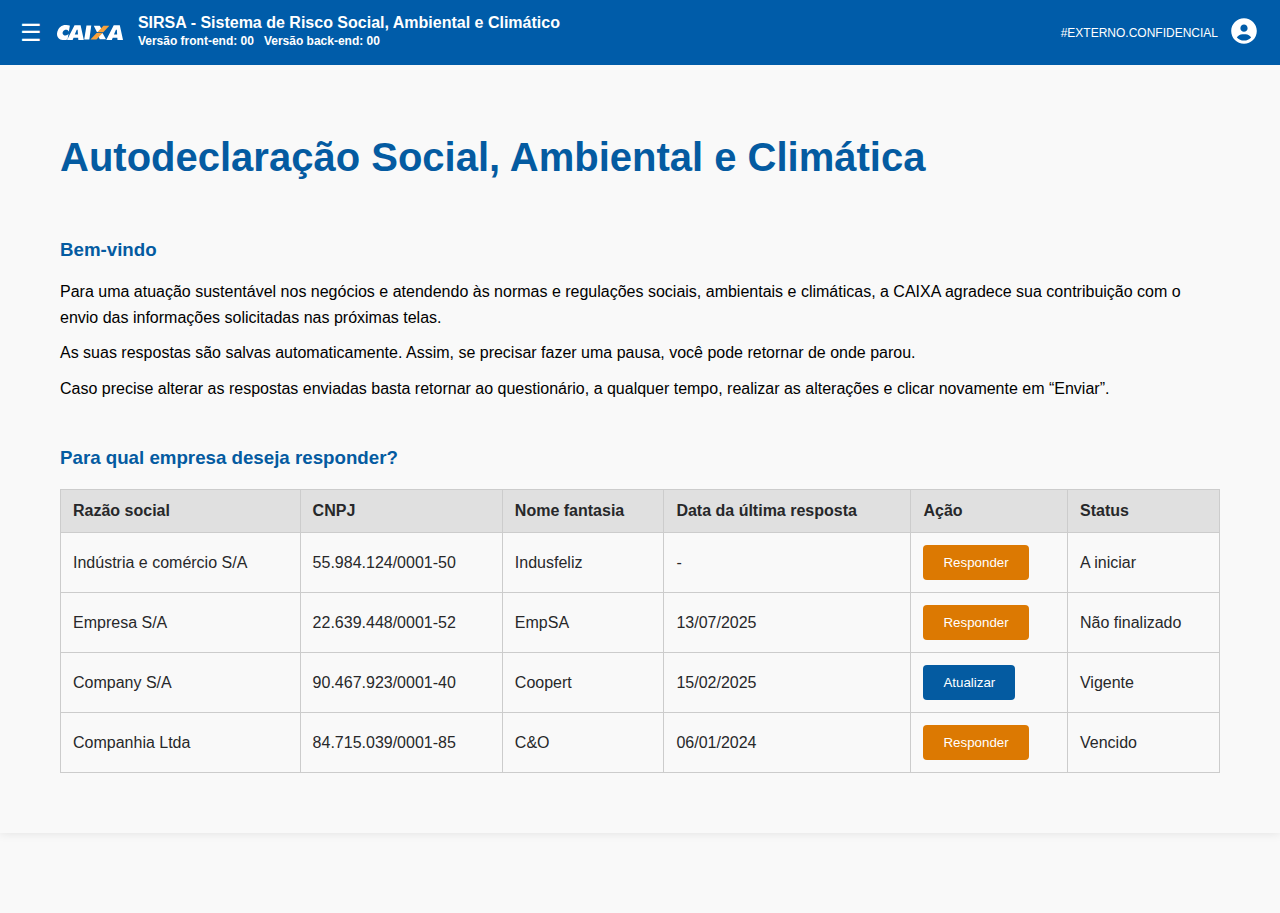
<file: index.html>
<!DOCTYPE html>
<html lang="pt-BR">
<head>
  <meta charset="UTF-8">
  <title>Autodeclaração Social, Ambiental e Climática</title>
  <link rel="stylesheet" href="estilos.css">
  <link rel="stylesheet" href="https://cdnjs.cloudflare.com/ajax/libs/font-awesome/6.5.0/css/all.min.css">


</head>
<body>
  
<header class="top-header">
  <div class="menu-logo">
    <div class="hamburger">☰</div>
    <img alt="Logo CAIXA" class="logo" src="Caixa-logo.svg" style="height:16px;" />
    <span class="sistema-nome">SIRSA - Sistema de Risco Social, Ambiental e Climático <p class="versao">Versão front-end: 00 &nbsp; Versão back-end: 00</p></span>
  </div>

  <div class="usuario-info">
    <span>#EXTERNO.CONFIDENCIAL</span>
    <div class="tooltip">
      
<img src="user-icon.svg" alt="Ícone do usuário" style="width:32px; height:32px;">

      <span class="tooltiptext">
        Nome: fulano.<br/>
        CPF: 000.000.000-50<br/>
        Empresa logada: Industrial S/A.<br/>
        Data: 27/07/2025.
      </span>
    </div>
  </div>
</header>



  <div class="container">
    <h1>Autodeclaração Social, Ambiental e Climática</h1>
    <h3>Bem-vindo</h3><br>
    <p>Para uma atuação sustentável nos negócios e atendendo às normas e regulações sociais, ambientais e climáticas, a CAIXA agradece sua contribuição com o envio das informações solicitadas nas próximas telas.</p>
    <p>As suas respostas são salvas automaticamente. Assim, se precisar fazer uma pausa, você pode retornar de onde parou.</p>
    <p>Caso precise alterar as respostas enviadas basta retornar ao questionário, a qualquer tempo, realizar as alterações e clicar novamente em “Enviar”.</p><br><br>

    <h3>Para qual empresa deseja responder?</h3>
    <div class="table-responsive">
      <table>
        <thead>
          <tr>
            <th>Razão social</th>
            <th>CNPJ</th>
            <th>Nome fantasia</th>
            <th>Data da última resposta</th>
            <th>Ação</th>
            <th>Status</th>
          </tr>
        </thead>
        <tbody id="empresa-table">
        </tbody>
      </table>
    </div>
  </div>

  <script>
    const empresas = [
      {
        razao: "Indústria e comércio S/A",
        cnpj: "55.984.124/0001-50",
        fantasia: "Indusfeliz",
        data: "-",
        status: "A iniciar"
      },
      {
        razao: "Empresa S/A",
        cnpj: "22.639.448/0001-52",
        fantasia: "EmpSA",
        data: "13/07/2025",
        status: "Não finalizado"
      },
      {
        razao: "Company S/A",
        cnpj: "90.467.923/0001-40",
        fantasia: "Coopert",
        data: "15/02/2025",
        status: "Vigente"
      },
      {
        razao: "Companhia Ltda",
        cnpj: "84.715.039/0001-85",
        fantasia: "C&O",
        data: "06/01/2024",
        status: "Vencido"
      }
    ];

    const tbody = document.getElementById("empresa-table");

    empresas.forEach(empresa => {
      const tr = document.createElement("tr");

      const botao = empresa.status === "Vigente"
        ? '<button class="btn-atualizar" onclick="irParaSegundaPagina()">Atualizar</button>'
        : '<button class="btn-responder" onclick="irParaSegundaPagina()">Responder</button>';

      tr.innerHTML = `
        <td>${empresa.razao}</td>
        <td>${empresa.cnpj}</td>
        <td>${empresa.fantasia}</td>
        <td>${empresa.data}</td>
        <td>${botao}</td>
        <td>${empresa.status}</td>
      `;

      tbody.appendChild(tr);
    });

    function irParaSegundaPagina() {
      window.location.href = "2-Aspectos-gerais.html";
    }
  </script>

<!-- inativado
<footer>
  <div class="progress-container">
    <select id="questoesSelect" class="questoes-select"></select>
    <div id="progressBar" class="progress-bar"></div>
  </div>
 
  <div class="buttons">
    <button class="button btn-voltare">Voltar</button>
    <button class="button btn-salvar">Salvar</button>
    <button class="button btn-avancar">Avançar</button>
  </div>
</footer>
<script>
  const questoes = [
    { id: 1, status: 'preenchida' },
    { id: 2, status: 'em-preenchimento' },
    { id: 3, status: 'perdida' },
    { id: 4, status: 'nao-preenchida' }
  ];
 
  const statusLabel = {
    'preenchida': 'OK',
    'em-preenchimento': 'Respondendo',
    'perdida': 'Perdida',
    'nao-preenchida': 'Não preenchida'
  };
 
  const statusColors = {
    'preenchida': '#4CAF50',
    'em-preenchimento': '#003366',
    'perdida': '#e53935',
    'nao-preenchida': '#ccc'
  };
 
  const select = document.getElementById('questoesSelect');
  const progressBar = document.getElementById('progressBar');
 
  function gerarSelectEDominio() {
    select.innerHTML = '';
    progressBar.innerHTML = '';
 
    questoes.forEach(q => {
      const option = document.createElement('option');
      option.textContent = `Questão ${q.id} - ${statusLabel[q.status]}`;
      option.style.backgroundColor = statusColors[q.status];
      if (q.status === 'em-preenchimento' || q.status === 'perdida') {
        option.style.color = '#fff';
      }
      if (q.status === 'perdida') {
        option.selected = true;
      }
      select.appendChild(option);
 
      const span = document.createElement('span');
      span.className = q.status;
      progressBar.appendChild(span);
    });
  }
 
  gerarSelectEDominio();
</script>
-->

</body>
</html>
</file>
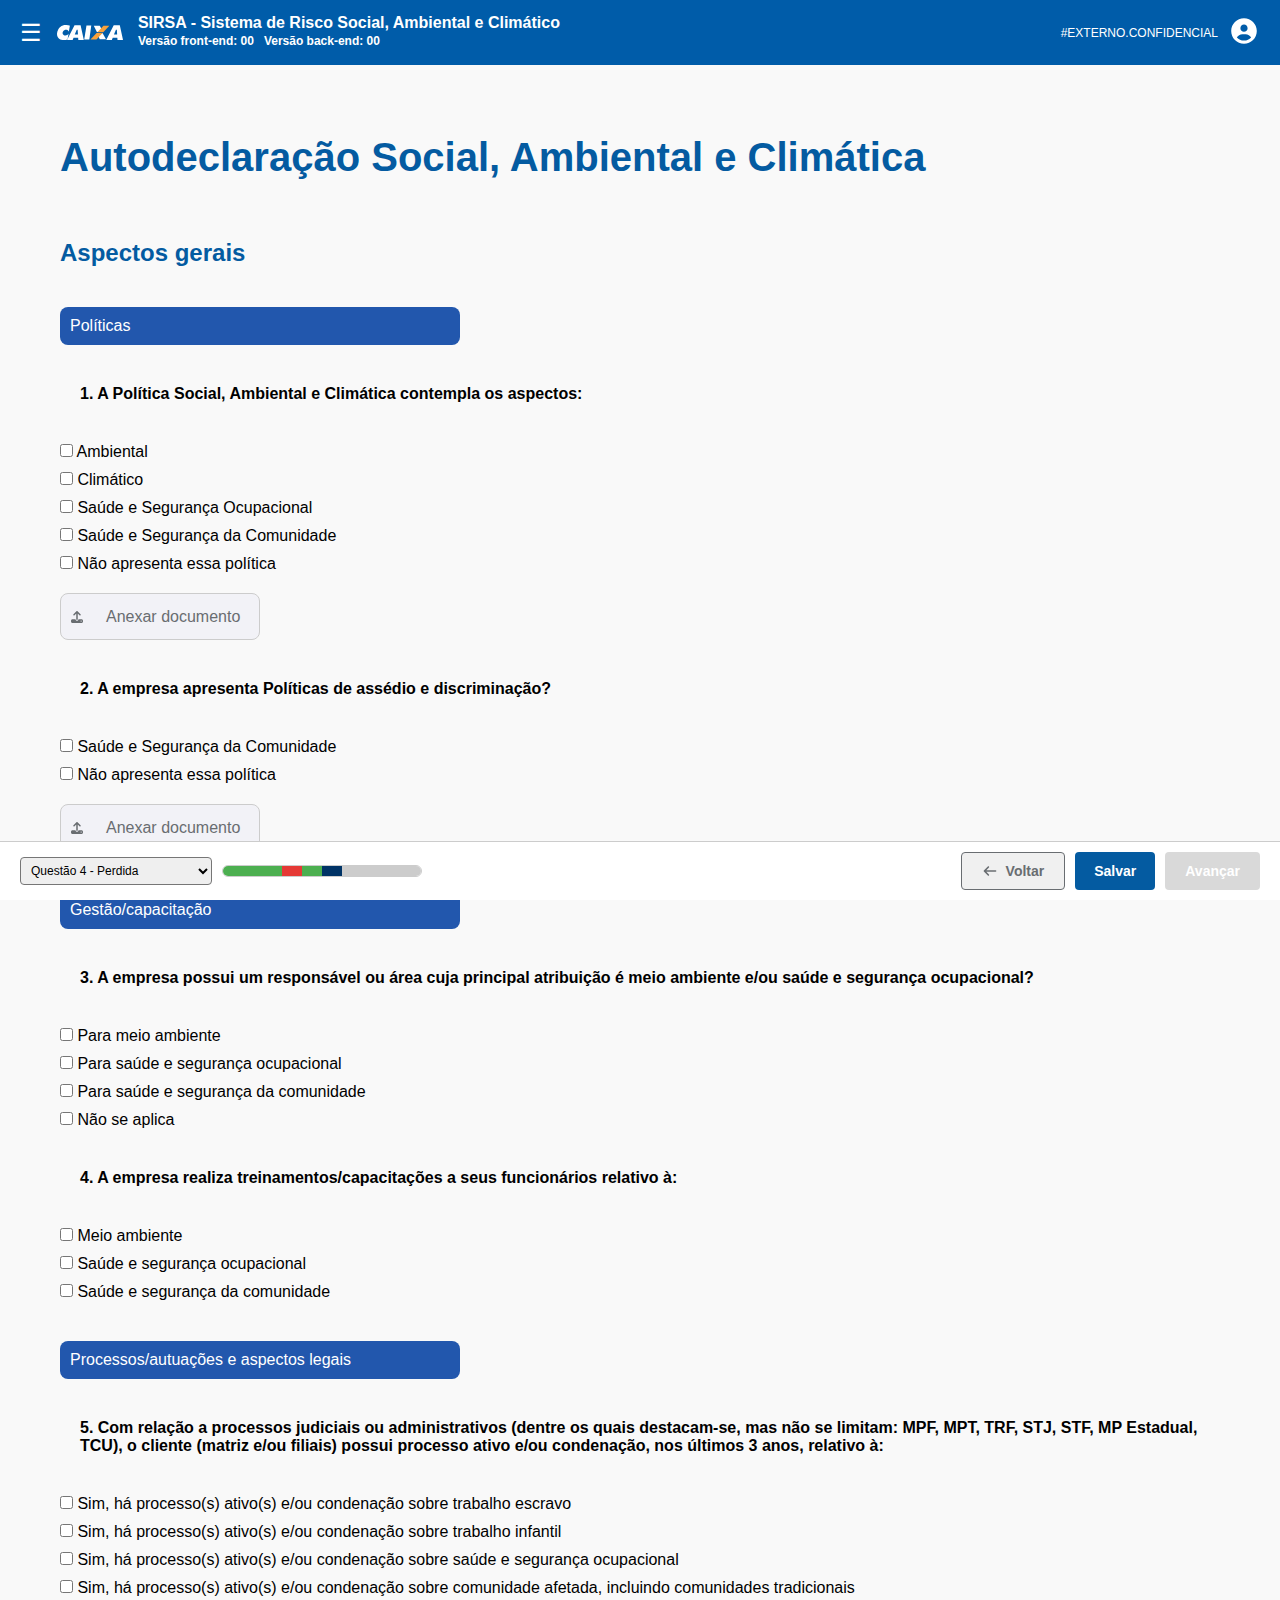
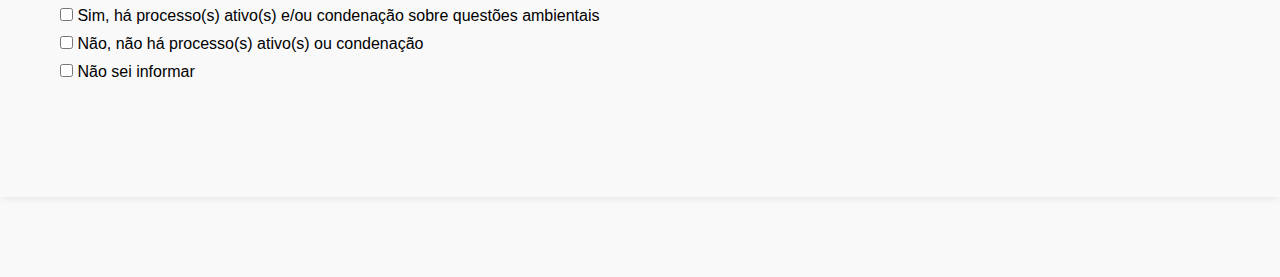
<file: 2-Aspectos-gerais.html>
<!DOCTYPE html>
<html lang="pt-BR">
<head>
  <meta charset="UTF-8">
  <title>Autodeclaração Social, Ambiental e Climática</title>
  <link rel="stylesheet" href="estilos.css">
  <link rel="stylesheet" href="https://cdnjs.cloudflare.com/ajax/libs/font-awesome/6.5.0/css/all.min.css">


</head>
<body>
  
<header class="top-header">
  <div class="menu-logo">
    <div class="hamburger">☰</div>
    <img alt="Logo CAIXA" class="logo" src="Caixa-logo.svg" style="height:16px;" />
    <span class="sistema-nome">SIRSA - Sistema de Risco Social, Ambiental e Climático <p class="versao">Versão front-end: 00 &nbsp; Versão back-end: 00</p></span>
  </div>

  <div class="usuario-info">
    <span>#EXTERNO.CONFIDENCIAL</span>
    <div class="tooltip">
      
<img src="user-icon.svg" alt="Ícone do usuário" style="width:32px; height:32px;">

      <span class="tooltiptext">
        Nome: fulano.<br/>
        CPF: 000.000.000-50<br/>
        Empresa logada: Industrial S/A.<br/>
        Data: 27/07/2025.
      </span>
    </div>
  </div>
</header>



  <div class="container">
    <h1>Autodeclaração Social, Ambiental e Climática</h1>
    
<div id="content2" class="tab-content">
    <h2>Aspectos gerais</h2>
      </div>


  
 <!-- Campo da questão 1-->
<div class="bloco">
  <div class="bloco-titulo-transversais">Políticas</div>
  <div class="pergunta">
   1. A Política Social, Ambiental e Climática contempla os aspectos:
  </div>

<div class="assertivas-container">
  <label class="assertiva">
    <input type="checkbox" name="questao1" value="A">
   Ambiental
  </label>
  <label class="assertiva">
    <input type="checkbox" name="questao1" value="B">
   Climático
  </label>
  <label class="assertiva">
    <input type="checkbox" name="questao1" value="C">
   Saúde e Segurança Ocupacional
  </label>
  <label class="assertiva">
    <input type="checkbox" name="questao1" value="D">
   Saúde e Segurança da Comunidade
  </label>
<label class="assertiva">
    <input type="checkbox" name="questao1" value="D">
  Não apresenta essa política
  </label>
</div>


<label class="upload">
    <span class="upload-icon"> <img alt="Anexar" class="logo" src="upload-solid.svg" style="height:12px;" /></span> Anexar documento
    <input type="file" name="documento">
  </label>

 <!-- Campo da questão 2-->

  <div class="pergunta">
2. A empresa apresenta Políticas de assédio e discriminação?
  </div>

<div class="assertivas-container">
  <label class="assertiva">
    <input type="checkbox" name="questao1" value="A">
    Saúde e Segurança da Comunidade
  </label>
  <label class="assertiva">
    <input type="checkbox" name="questao1" value="B">
    Não apresenta essa política
  </label>
  
</div>


<label class="upload">
    <span class="upload-icon"> <img alt="Anexar" class="logo" src="upload-solid.svg" style="height:12px;" /></span> Anexar documento
    <input type="file" name="documento">
  </label>


 <!-- Campo da questão 3-->
<div class="bloco-titulo-transversais">Gestão/capacitação</div>
  <div class="pergunta">
3. A empresa possui um responsável ou área cuja principal atribuição é meio ambiente e/ou saúde e segurança ocupacional?
  </div>

<div class="assertivas-container">
  <label class="assertiva">
    <input type="checkbox" name="questao3" value="A">
    Para meio ambiente
  </label>
  <label class="assertiva">
    <input type="checkbox" name="questao3" value="B">
    Para saúde e segurança ocupacional
  </label>
<label class="assertiva">
    <input type="checkbox" name="questao3" value="C">
    Para saúde e segurança da comunidade
  </label>
<label class="assertiva">
    <input type="checkbox" name="questao3" value="D">
    Não se aplica
  </label>
  
</div>
<!--fim questão 3-->

 <!-- Campo da questão 4-->
  <div class="pergunta">
4. A empresa realiza treinamentos/capacitações a seus funcionários relativo à:
  </div>

<div class="assertivas-container">
  <label class="assertiva">
    <input type="checkbox" name="questao3" value="A">
    Meio ambiente
  </label>
  <label class="assertiva">
    <input type="checkbox" name="questao3" value="B">
    Saúde e segurança ocupacional
  </label>
<label class="assertiva">
    <input type="checkbox" name="questao3" value="C">
    Saúde e segurança da comunidade
  </label>
  
</div>
<!--fim questão 4-->

 <!-- Campo da questão 5-->
<div class="bloco-titulo-transversais">Processos/autuações e aspectos legais</div>
  <div class="pergunta" >
5. Com relação a processos judiciais ou administrativos (dentre os quais destacam-se, mas não se limitam: MPF, MPT, TRF, STJ, STF, MP Estadual, TCU), o cliente (matriz e/ou filiais) possui processo ativo e/ou condenação, nos últimos 3 anos, relativo à: 
  </div>

<div class="assertivas-container">
  <label class="assertiva">
    <input type="checkbox" name="questao3" value="A">
    Sim, há processo(s) ativo(s) e/ou condenação sobre trabalho escravo
  </label>
  <label class="assertiva">
    <input type="checkbox" name="questao3" value="B">
    Sim, há processo(s) ativo(s) e/ou condenação sobre trabalho infantil
  </label>
<label class="assertiva">
    <input type="checkbox" name="questao3" value="C">
    Sim, há processo(s) ativo(s) e/ou condenação sobre saúde e segurança ocupacional
  </label>
<label class="assertiva">
    <input type="checkbox" name="questao3" value="D">
    Sim, há processo(s) ativo(s) e/ou condenação sobre comunidade afetada, incluindo comunidades tradicionais
  </label>
  <label class="assertiva">
    <input type="checkbox" name="questao3" value="D">
    Sim, há processo(s) ativo(s) e/ou condenação sobre questões ambientais
  </label>
<label class="assertiva">
    <input type="checkbox" name="questao3" value="D">
    Não, não há processo(s) ativo(s) ou condenação
  </label>
<label class="assertiva">
    <input type="checkbox" name="questao3" value="D">
    Não sei informar
  </label>

</div><br>
<!--fim questão 5-->

<br>

</div>

  
  </div>



<!--Barra de progresso no rodapé
<div class="botoes-flutuantes">



  <button class="btn-voltar-flutuante" onclick="history.back()">← Voltar</button>
  <button class="btn-avancar" id="btnAvancar" disabled>Salvar e avançar</button>
</div>-->




<!-- Rodapé antigo
<footer class="footer">
  <div class="footer-left">
    <select>
      <option>Para...</option>
      <option>Opção 1</option>

    </select>
<div class="progress-bar-container">
    <div id="progressAnswered" class="progress-answered" style="width: 10%;"></div>
    <div id="progressMissing" class="progress-missing" style="width: 10%;"></div>
    <div id="progressPending" class="progress-pending" style="width: 100%;"></div>
  
  </div>
  <div class="footer-right">
  <button class="btn-back" onclick="history.back()">← Voltar</button>
  <button class="btn-next" id="btnAvancar" disabled>Salvar e avançar</button>


  </div>
</footer>
-->

<footer>
  <div class="progress-container">
    <select id="questoesSelect" class="questoes-select"></select>
    <div id="progressBar" class="progress-bar"></div>
  </div>
 
  <div class="buttons">

    <button class="button btn-voltare"onclick="history.back()"><img src="arrow-left.svg" alt="Voltar" class="icon-left" />Voltar</button>
    <button class="button btn-salvar">Salvar</button>
    <button class="button btn-avancar" id="btnAvancar">Avançar</button>

<script>
  const btnAvancar = document.getElementById('btnAvancar');
  let clicado = false;

  btnAvancar.addEventListener('click', () => {
    if (!clicado) {
      btnAvancar.classList.add('amarelo');
      clicado = true;
    } else {
      window.location.href = '3-sociais.html'; // substitua pelo destino real
    }
  });
</script>

  </div>
</footer>



<script>
  const questoes = [{'id': 1, 'status': 'preenchida'}, {'id': 2, 'status': 'preenchida'}, {'id': 3, 'status': 'preenchida'}, {'id': 4, 'status': 'perdida'}, {'id': 5, 'status': 'preenchida'}, {'id': 6, 'status': 'em-preenchimento'}, {'id': 7, 'status': 'nao-preenchida'}, {'id': 8, 'status': 'nao-preenchida'}, {'id': 9, 'status': 'nao-preenchida'}, {'id': 10, 'status': 'nao-preenchida'}];

  const statusLabel = {
    'preenchida': 'OK',
    'em-preenchimento': 'Respondendo',
    'perdida': 'Perdida',
    'nao-preenchida': 'Não preenchida'
  };

  const statusColors = {
    'preenchida': '#4CAF50',
    'em-preenchimento': '#003366',
    'perdida': '#e53935',
    'nao-preenchida': '#ccc'
  };

  const select = document.getElementById('questoesSelect');
  const progressBar = document.getElementById('progressBar');

  function gerarSelectEDominio() {
    select.innerHTML = '';
    progressBar.innerHTML = '';

    questoes.forEach(q => {
      const option = document.createElement('option');
      option.textContent = `Questão ${q.id} - ${statusLabel[q.status]}`;
      option.style.backgroundColor = statusColors[q.status];
      if (q.status === 'em-preenchimento' || q.status === 'perdida') {
        option.style.color = '#fff';
      }
      if (q.status === 'perdida') {
        option.selected = true;
      }
      select.appendChild(option);

      const span = document.createElement('span');
      span.className = q.status;
      progressBar.appendChild(span);
    });
  }

  gerarSelectEDominio();
</script>

</body>
</html>
</file>
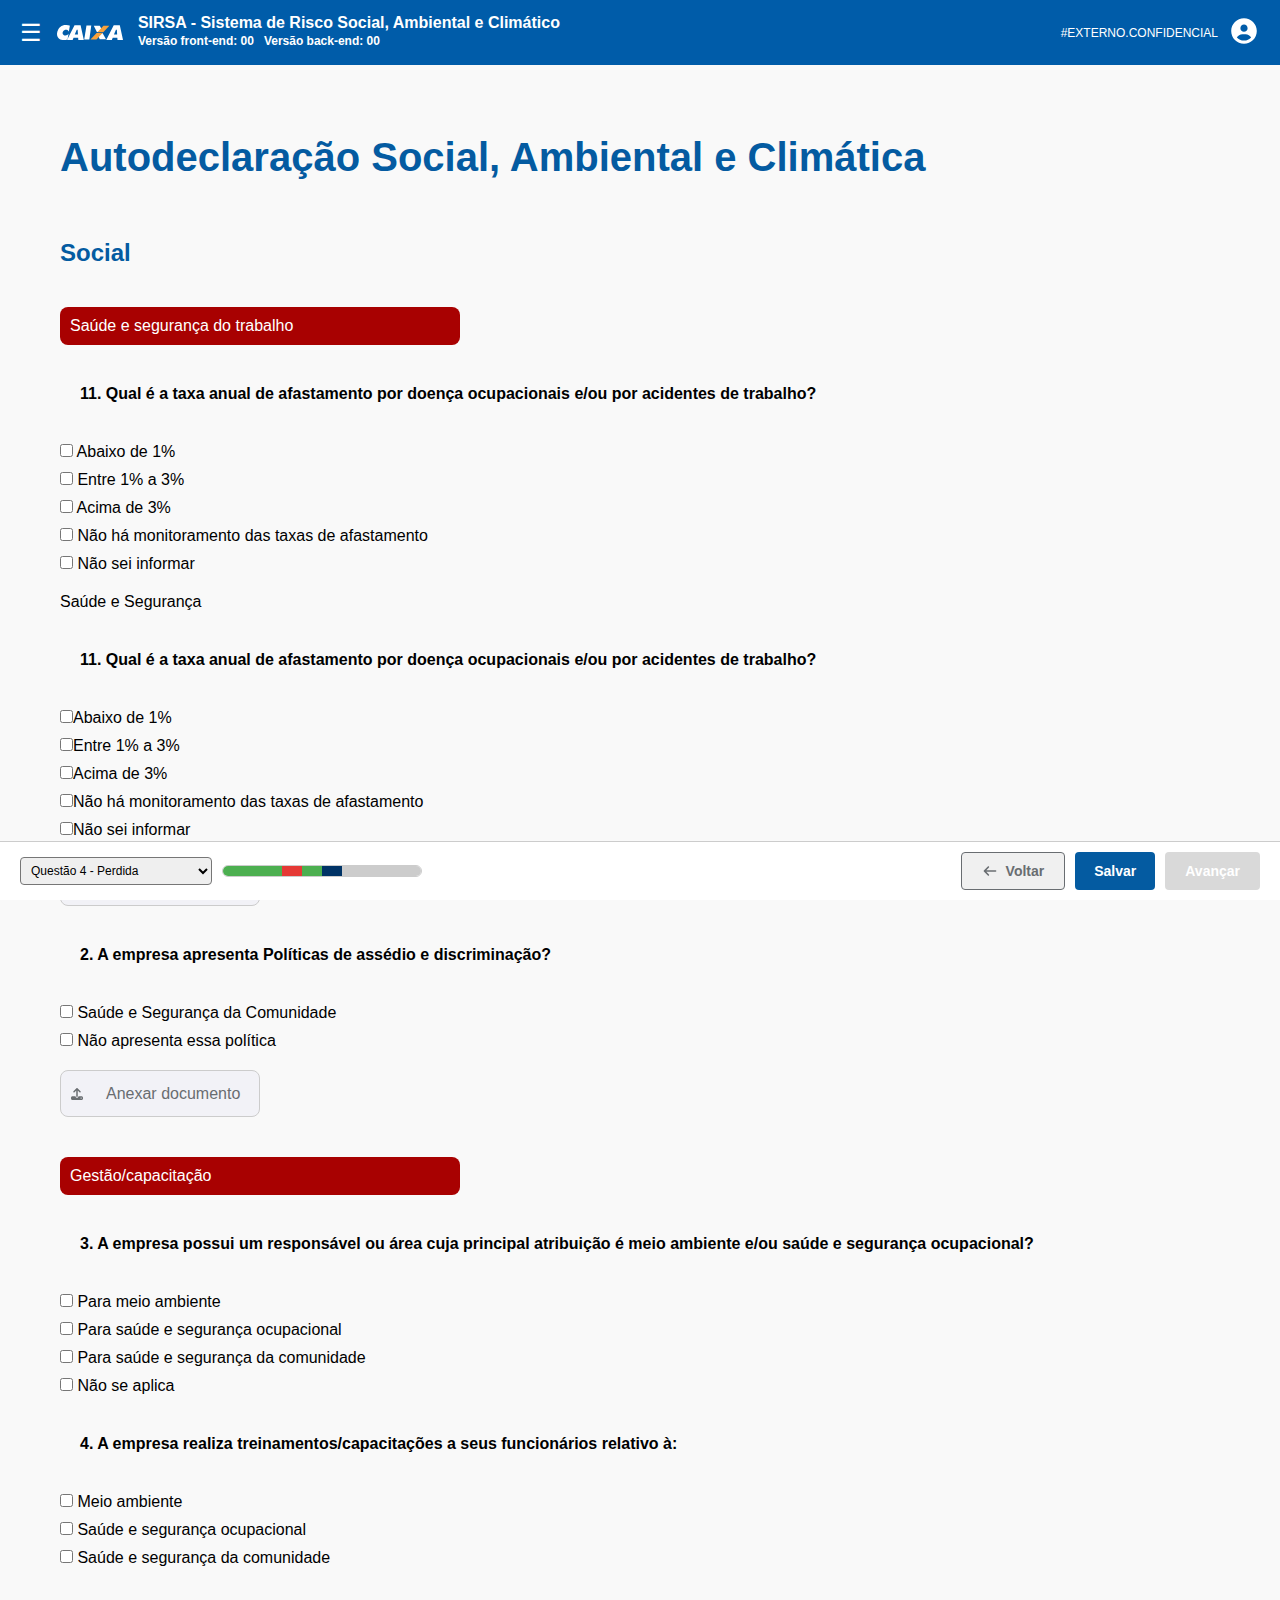
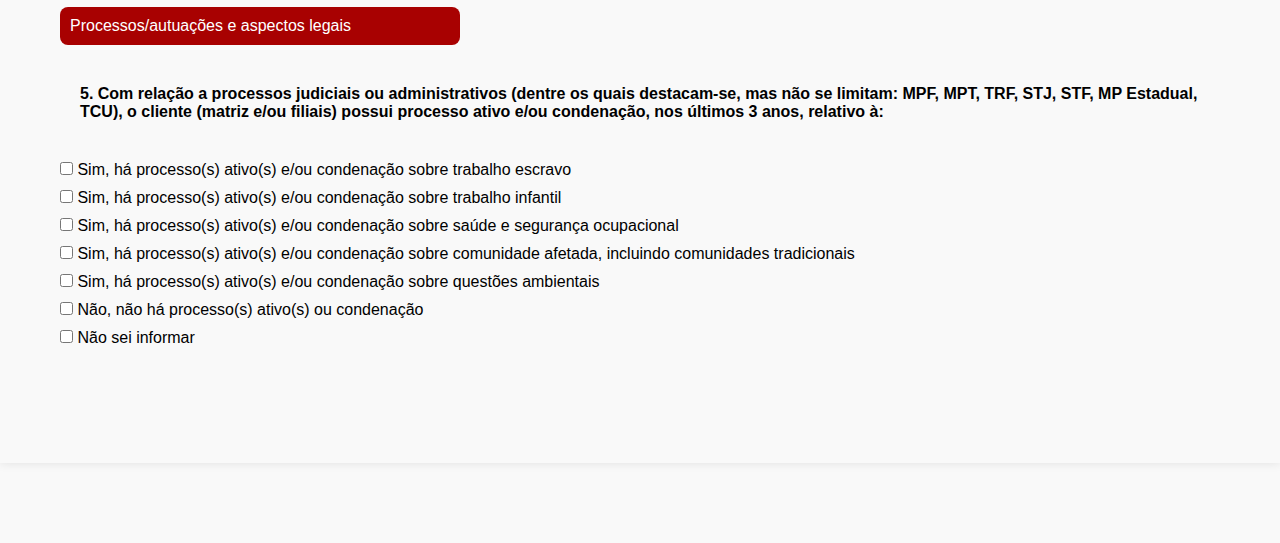
<file: 3-sociais.html>
<!DOCTYPE html>
<html lang="pt-BR">
<head>
  <meta charset="UTF-8">
  <title>Autodeclaração Social, Ambiental e Climática</title>
  <link rel="stylesheet" href="estilos.css">
  <link rel="stylesheet" href="https://cdnjs.cloudflare.com/ajax/libs/font-awesome/6.5.0/css/all.min.css">


</head>
<body>
  
<header class="top-header">
  <div class="menu-logo">
    <div class="hamburger">☰</div>
    <img alt="Logo CAIXA" class="logo" src="Caixa-logo.svg" style="height:16px;" />
    <span class="sistema-nome">SIRSA - Sistema de Risco Social, Ambiental e Climático <p class="versao">Versão front-end: 00 &nbsp; Versão back-end: 00</p></span>
  </div>

  <div class="usuario-info">
    <span>#EXTERNO.CONFIDENCIAL</span>
    <div class="tooltip">
      
<img src="user-icon.svg" alt="Ícone do usuário" style="width:32px; height:32px;">

      <span class="tooltiptext">
        Nome: fulano.<br/>
        CPF: 000.000.000-50<br/>
        Empresa logada: Industrial S/A.<br/>
        Data: 27/07/2025.
      </span>
    </div>
  </div>
</header>



  <div class="container">
    <h1>Autodeclaração Social, Ambiental e Climática</h1>
    
<div id="content2" class="tab-content">
    <h2>Social</h2>
      </div>


  
 <!-- Campo da questão 11-->
<div class="bloco">
  <div class="bloco-titulo-sociais">Saúde e segurança do trabalho</div>
  <div class="pergunta">
   11. Qual é a taxa anual de afastamento por doença ocupacionais e/ou por acidentes de trabalho?
  </div>

<div class="assertivas-container">
  <label class="assertiva">
    <input type="checkbox" name="questao1" value="A">
   Abaixo de 1%
  </label>
  <label class="assertiva">
    <input type="checkbox" name="questao1" value="B">
   Entre 1% a 3%
  </label>
  <label class="assertiva">
    <input type="checkbox" name="questao1" value="C">
   Acima de 3%
  </label>
  <label class="assertiva">
    <input type="checkbox" name="questao1" value="D">
   Não há monitoramento das taxas de afastamento
  </label>
<label class="assertiva">
    <input type="checkbox" name="questao1" value="D">
  Não sei informar
  </label>
</div>



<div class="bloco">
  <div class="bloco-titulo">Saúde e Segurança</div>
  <div class="pergunta">
    11. Qual é a taxa anual de afastamento por doença ocupacionais e/ou por acidentes de trabalho?
  </div>

  <div class="assertivas-container" id="questao11">
    <label><input type="checkbox" name="questao11" value="abaixo">Abaixo de 1%</label>
    <label><input type="checkbox" name="questao11" value="entre">Entre 1% a 3%</label>
    <label><input type="checkbox" name="questao11" value="acima">Acima de 3%</label>
    <label><input type="checkbox" name="questao11" value="nao-monitorado">Não há monitoramento das taxas de afastamento</label>
    <label><input type="checkbox" name="questao11" value="nao-sei">Não sei informar</label>
  </div>

  <div class="pergunta" id="subquestao11" style="display:none;">
    11.1 Há acompanhamento da taxa de afastamento por doença ocupacionais/acidentes de fornecedores/terceiros?
    <div class="assertivas-container">
      <label><input type="radio" name="subquestao11" value="sim">Sim</label>
      <label><input type="radio" name="subquestao11" value="nao">Não</label>
      <label><input type="radio" name="subquestao11" value="nao-sei">Não sei</label>
    </div>
  </div>
</div>

<script>
document.querySelectorAll('input[name="questao11"]').forEach(input => {
  input.addEventListener('change', function() {
    const sub = document.getElementById('subquestao11');
    if (this.value !== 'nao-sei') {
      sub.style.display = 'block';
    } else {
      sub.style.display = 'none';
    }
  });
});
</script>



<label class="upload">
    <span class="upload-icon"> <img alt="Anexar" class="logo" src="upload-solid.svg" style="height:12px;" /></span> Anexar documento
    <input type="file" name="documento">
  </label>

 <!-- Campo da questão 2-->

  <div class="pergunta">
2. A empresa apresenta Políticas de assédio e discriminação?
  </div>

<div class="assertivas-container">
  <label class="assertiva">
    <input type="checkbox" name="questao1" value="A">
    Saúde e Segurança da Comunidade
  </label>
  <label class="assertiva">
    <input type="checkbox" name="questao1" value="B">
    Não apresenta essa política
  </label>
  
</div>


<label class="upload">
    <span class="upload-icon"> <img alt="Anexar" class="logo" src="upload-solid.svg" style="height:12px;" /></span> Anexar documento
    <input type="file" name="documento">
  </label>


 <!-- Campo da questão 3-->
<div class="bloco-titulo-sociais">Gestão/capacitação</div>
  <div class="pergunta">
3. A empresa possui um responsável ou área cuja principal atribuição é meio ambiente e/ou saúde e segurança ocupacional?
  </div>

<div class="assertivas-container">
  <label class="assertiva">
    <input type="checkbox" name="questao3" value="A">
    Para meio ambiente
  </label>
  <label class="assertiva">
    <input type="checkbox" name="questao3" value="B">
    Para saúde e segurança ocupacional
  </label>
<label class="assertiva">
    <input type="checkbox" name="questao3" value="C">
    Para saúde e segurança da comunidade
  </label>
<label class="assertiva">
    <input type="checkbox" name="questao3" value="D">
    Não se aplica
  </label>
  
</div>
<!--fim questão 3-->

 <!-- Campo da questão 4-->
  <div class="pergunta">
4. A empresa realiza treinamentos/capacitações a seus funcionários relativo à:
  </div>

<div class="assertivas-container">
  <label class="assertiva">
    <input type="checkbox" name="questao3" value="A">
    Meio ambiente
  </label>
  <label class="assertiva">
    <input type="checkbox" name="questao3" value="B">
    Saúde e segurança ocupacional
  </label>
<label class="assertiva">
    <input type="checkbox" name="questao3" value="C">
    Saúde e segurança da comunidade
  </label>
  
</div>
<!--fim questão 4-->

 <!-- Campo da questão 5-->
<div class="bloco-titulo-sociais">Processos/autuações e aspectos legais</div>
  <div class="pergunta" >
5. Com relação a processos judiciais ou administrativos (dentre os quais destacam-se, mas não se limitam: MPF, MPT, TRF, STJ, STF, MP Estadual, TCU), o cliente (matriz e/ou filiais) possui processo ativo e/ou condenação, nos últimos 3 anos, relativo à: 
  </div>

<div class="assertivas-container">
  <label class="assertiva">
    <input type="checkbox" name="questao3" value="A">
    Sim, há processo(s) ativo(s) e/ou condenação sobre trabalho escravo
  </label>
  <label class="assertiva">
    <input type="checkbox" name="questao3" value="B">
    Sim, há processo(s) ativo(s) e/ou condenação sobre trabalho infantil
  </label>
<label class="assertiva">
    <input type="checkbox" name="questao3" value="C">
    Sim, há processo(s) ativo(s) e/ou condenação sobre saúde e segurança ocupacional
  </label>
<label class="assertiva">
    <input type="checkbox" name="questao3" value="D">
    Sim, há processo(s) ativo(s) e/ou condenação sobre comunidade afetada, incluindo comunidades tradicionais
  </label>
  <label class="assertiva">
    <input type="checkbox" name="questao3" value="D">
    Sim, há processo(s) ativo(s) e/ou condenação sobre questões ambientais
  </label>
<label class="assertiva">
    <input type="checkbox" name="questao3" value="D">
    Não, não há processo(s) ativo(s) ou condenação
  </label>
<label class="assertiva">
    <input type="checkbox" name="questao3" value="D">
    Não sei informar
  </label>

</div><br>
<!--fim questão 5-->

<br>

</div>

  
  </div>



<!--Barra de progresso no rodapé
<div class="botoes-flutuantes">



  <button class="btn-voltar-flutuante" onclick="history.back()">← Voltar</button>
  <button class="btn-avancar" id="btnAvancar" disabled>Salvar e avançar</button>
</div>-->




<!-- Rodapé antigo
<footer class="footer">
  <div class="footer-left">
    <select>
      <option>Para...</option>
      <option>Opção 1</option>

    </select>
<div class="progress-bar-container">
    <div id="progressAnswered" class="progress-answered" style="width: 10%;"></div>
    <div id="progressMissing" class="progress-missing" style="width: 10%;"></div>
    <div id="progressPending" class="progress-pending" style="width: 100%;"></div>
  
  </div>
  <div class="footer-right">
  <button class="btn-back" onclick="history.back()">← Voltar</button>
  <button class="btn-next" id="btnAvancar" disabled>Salvar e avançar</button>


  </div>
</footer>
-->

<footer>
  <div class="progress-container">
    <select id="questoesSelect" class="questoes-select"></select>
    <div id="progressBar" class="progress-bar"></div>
  </div>
 
    <div class="buttons">

    <button class="button btn-voltare"onclick="history.back()"><img src="arrow-left.svg" alt="Voltar" class="icon-left" />Voltar</button>
    <button class="button btn-salvar">Salvar</button>
    <button class="button btn-avancar" id="btnAvancar">Avançar</button>

<script>
  const btnAvancar = document.getElementById('btnAvancar');
  let clicado = false;

  btnAvancar.addEventListener('click', () => {
    if (!clicado) {
      btnAvancar.classList.add('amarelo');
      clicado = true;
    } else {
      window.location.href = '4-ambientais.html'; // substitua pelo destino real
    }
  });
</script>



<script>
  const questoes = [{'id': 1, 'status': 'preenchida'}, {'id': 2, 'status': 'preenchida'}, {'id': 3, 'status': 'preenchida'}, {'id': 4, 'status': 'perdida'}, {'id': 5, 'status': 'preenchida'}, {'id': 6, 'status': 'em-preenchimento'}, {'id': 7, 'status': 'nao-preenchida'}, {'id': 8, 'status': 'nao-preenchida'}, {'id': 9, 'status': 'nao-preenchida'}, {'id': 10, 'status': 'nao-preenchida'}];

  const statusLabel = {
    'preenchida': 'OK',
    'em-preenchimento': 'Respondendo',
    'perdida': 'Perdida',
    'nao-preenchida': 'Não preenchida'
  };

  const statusColors = {
    'preenchida': '#4CAF50',
    'em-preenchimento': '#003366',
    'perdida': '#e53935',
    'nao-preenchida': '#ccc'
  };

  const select = document.getElementById('questoesSelect');
  const progressBar = document.getElementById('progressBar');

  function gerarSelectEDominio() {
    select.innerHTML = '';
    progressBar.innerHTML = '';

    questoes.forEach(q => {
      const option = document.createElement('option');
      option.textContent = `Questão ${q.id} - ${statusLabel[q.status]}`;
      option.style.backgroundColor = statusColors[q.status];
      if (q.status === 'em-preenchimento' || q.status === 'perdida') {
        option.style.color = '#fff';
      }
      if (q.status === 'perdida') {
        option.selected = true;
      }
      select.appendChild(option);

      const span = document.createElement('span');
      span.className = q.status;
      progressBar.appendChild(span);
    });
  }

  gerarSelectEDominio();
</script>

</body>
</html>
</file>
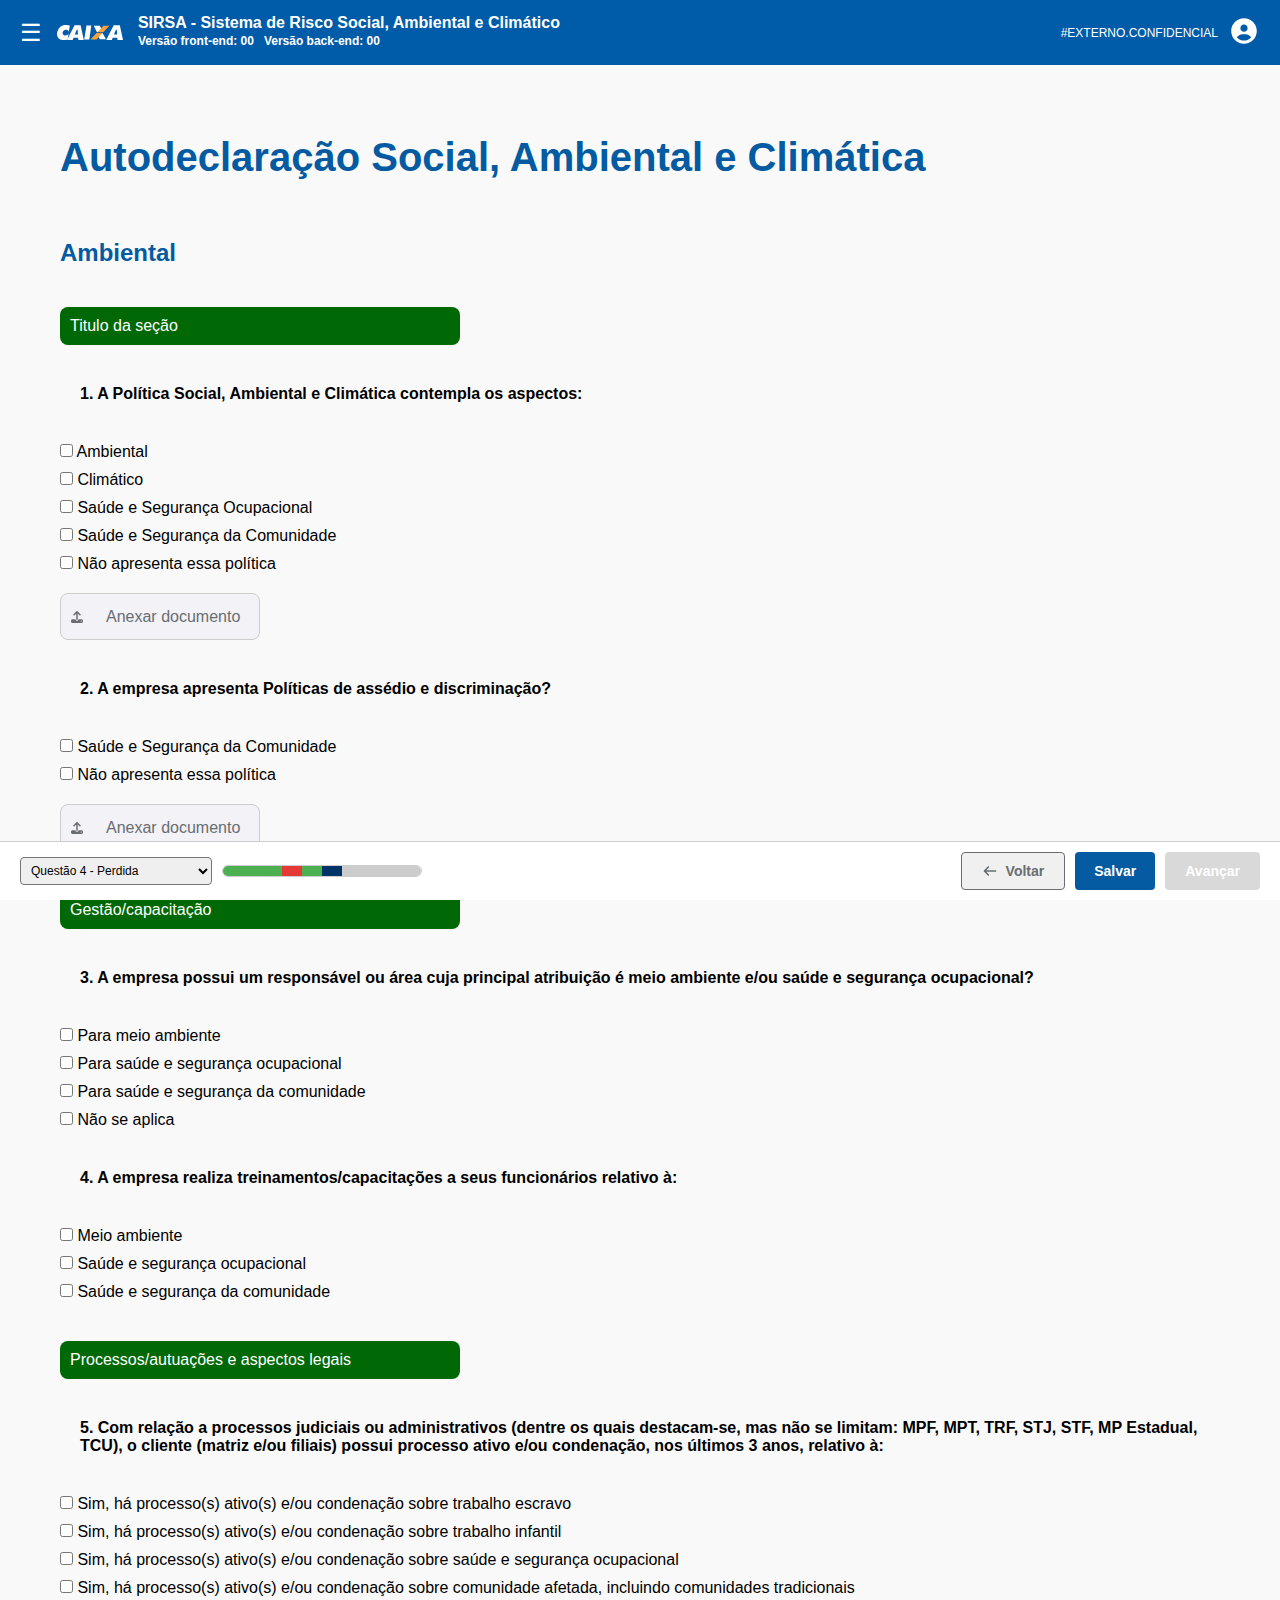
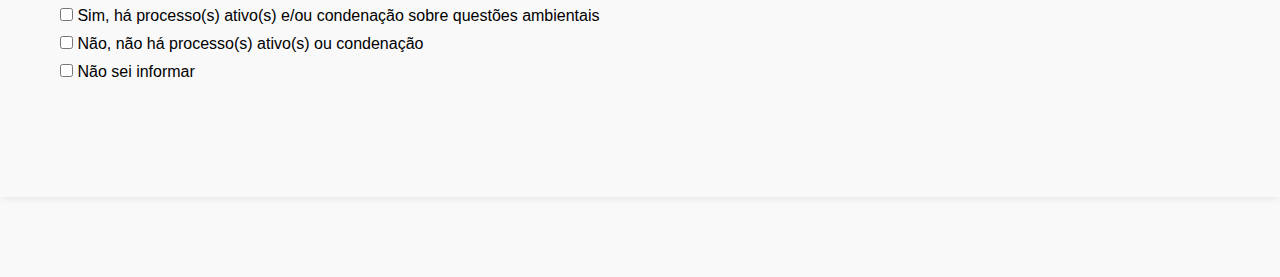
<file: 4-ambientais.html>
<!DOCTYPE html>
<html lang="pt-BR">
<head>
  <meta charset="UTF-8">
  <title>Autodeclaração Social, Ambiental e Climática</title>
  <link rel="stylesheet" href="estilos.css">
  <link rel="stylesheet" href="https://cdnjs.cloudflare.com/ajax/libs/font-awesome/6.5.0/css/all.min.css">


</head>
<body>
  
<header class="top-header">
  <div class="menu-logo">
    <div class="hamburger">☰</div>
    <img alt="Logo CAIXA" class="logo" src="Caixa-logo.svg" style="height:16px;" />
    <span class="sistema-nome">SIRSA - Sistema de Risco Social, Ambiental e Climático <p class="versao">Versão front-end: 00 &nbsp; Versão back-end: 00</p></span>
  </div>

  <div class="usuario-info">
    <span>#EXTERNO.CONFIDENCIAL</span>
    <div class="tooltip">
      
<img src="user-icon.svg" alt="Ícone do usuário" style="width:32px; height:32px;">

      <span class="tooltiptext">
        Nome: fulano.<br/>
        CPF: 000.000.000-50<br/>
        Empresa logada: Industrial S/A.<br/>
        Data: 27/07/2025.
      </span>
    </div>
  </div>
</header>



  <div class="container">
    <h1>Autodeclaração Social, Ambiental e Climática</h1>
    
<div id="content2" class="tab-content">
    <h2>Ambiental</h2>
      </div>


  
 <!-- Campo da questão 1-->
<div class="bloco">
  <div class="bloco-titulo-ambientais">Titulo da seção</div>
  <div class="pergunta">
   1. A Política Social, Ambiental e Climática contempla os aspectos:
  </div>

<div class="assertivas-container">
  <label class="assertiva">
    <input type="checkbox" name="questao1" value="A">
   Ambiental
  </label>
  <label class="assertiva">
    <input type="checkbox" name="questao1" value="B">
   Climático
  </label>
  <label class="assertiva">
    <input type="checkbox" name="questao1" value="C">
   Saúde e Segurança Ocupacional
  </label>
  <label class="assertiva">
    <input type="checkbox" name="questao1" value="D">
   Saúde e Segurança da Comunidade
  </label>
<label class="assertiva">
    <input type="checkbox" name="questao1" value="D">
  Não apresenta essa política
  </label>
</div>


<label class="upload">
    <span class="upload-icon"> <img alt="Anexar" class="logo" src="upload-solid.svg" style="height:12px;" /></span> Anexar documento
    <input type="file" name="documento">
  </label>

 <!-- Campo da questão 2-->

  <div class="pergunta">
2. A empresa apresenta Políticas de assédio e discriminação?
  </div>

<div class="assertivas-container">
  <label class="assertiva">
    <input type="checkbox" name="questao1" value="A">
    Saúde e Segurança da Comunidade
  </label>
  <label class="assertiva">
    <input type="checkbox" name="questao1" value="B">
    Não apresenta essa política
  </label>
  
</div>


<label class="upload">
    <span class="upload-icon"> <img alt="Anexar" class="logo" src="upload-solid.svg" style="height:12px;" /></span> Anexar documento
    <input type="file" name="documento">
  </label>


 <!-- Campo da questão 3-->
<div class="bloco-titulo-ambientais">Gestão/capacitação</div>
  <div class="pergunta">
3. A empresa possui um responsável ou área cuja principal atribuição é meio ambiente e/ou saúde e segurança ocupacional?
  </div>

<div class="assertivas-container">
  <label class="assertiva">
    <input type="checkbox" name="questao3" value="A">
    Para meio ambiente
  </label>
  <label class="assertiva">
    <input type="checkbox" name="questao3" value="B">
    Para saúde e segurança ocupacional
  </label>
<label class="assertiva">
    <input type="checkbox" name="questao3" value="C">
    Para saúde e segurança da comunidade
  </label>
<label class="assertiva">
    <input type="checkbox" name="questao3" value="D">
    Não se aplica
  </label>
  
</div>
<!--fim questão 3-->

 <!-- Campo da questão 4-->
  <div class="pergunta">
4. A empresa realiza treinamentos/capacitações a seus funcionários relativo à:
  </div>

<div class="assertivas-container">
  <label class="assertiva">
    <input type="checkbox" name="questao3" value="A">
    Meio ambiente
  </label>
  <label class="assertiva">
    <input type="checkbox" name="questao3" value="B">
    Saúde e segurança ocupacional
  </label>
<label class="assertiva">
    <input type="checkbox" name="questao3" value="C">
    Saúde e segurança da comunidade
  </label>
  
</div>
<!--fim questão 4-->

 <!-- Campo da questão 5-->
<div class="bloco-titulo-ambientais">Processos/autuações e aspectos legais</div>
  <div class="pergunta" >
5. Com relação a processos judiciais ou administrativos (dentre os quais destacam-se, mas não se limitam: MPF, MPT, TRF, STJ, STF, MP Estadual, TCU), o cliente (matriz e/ou filiais) possui processo ativo e/ou condenação, nos últimos 3 anos, relativo à: 
  </div>

<div class="assertivas-container">
  <label class="assertiva">
    <input type="checkbox" name="questao3" value="A">
    Sim, há processo(s) ativo(s) e/ou condenação sobre trabalho escravo
  </label>
  <label class="assertiva">
    <input type="checkbox" name="questao3" value="B">
    Sim, há processo(s) ativo(s) e/ou condenação sobre trabalho infantil
  </label>
<label class="assertiva">
    <input type="checkbox" name="questao3" value="C">
    Sim, há processo(s) ativo(s) e/ou condenação sobre saúde e segurança ocupacional
  </label>
<label class="assertiva">
    <input type="checkbox" name="questao3" value="D">
    Sim, há processo(s) ativo(s) e/ou condenação sobre comunidade afetada, incluindo comunidades tradicionais
  </label>
  <label class="assertiva">
    <input type="checkbox" name="questao3" value="D">
    Sim, há processo(s) ativo(s) e/ou condenação sobre questões ambientais
  </label>
<label class="assertiva">
    <input type="checkbox" name="questao3" value="D">
    Não, não há processo(s) ativo(s) ou condenação
  </label>
<label class="assertiva">
    <input type="checkbox" name="questao3" value="D">
    Não sei informar
  </label>

</div><br>
<!--fim questão 5-->

<br>

</div>

  
  </div>



<!--Barra de progresso no rodapé
<div class="botoes-flutuantes">



  <button class="btn-voltar-flutuante" onclick="history.back()">← Voltar</button>
  <button class="btn-avancar" id="btnAvancar" disabled>Salvar e avançar</button>
</div>-->




<!-- Rodapé antigo
<footer class="footer">
  <div class="footer-left">
    <select>
      <option>Para...</option>
      <option>Opção 1</option>

    </select>
<div class="progress-bar-container">
    <div id="progressAnswered" class="progress-answered" style="width: 10%;"></div>
    <div id="progressMissing" class="progress-missing" style="width: 10%;"></div>
    <div id="progressPending" class="progress-pending" style="width: 100%;"></div>
  
  </div>
  <div class="footer-right">
  <button class="btn-back" onclick="history.back()">← Voltar</button>
  <button class="btn-next" id="btnAvancar" disabled>Salvar e avançar</button>


  </div>
</footer>
-->

<footer>
  <div class="progress-container">
    <select id="questoesSelect" class="questoes-select"></select>
    <div id="progressBar" class="progress-bar"></div>
  </div>
 
  <div class="buttons">

    <button class="button btn-voltare"onclick="history.back()"><img src="arrow-left.svg" alt="Voltar" class="icon-left" />Voltar</button>
    <button class="button btn-salvar">Salvar</button>
    <button class="button btn-avancar" id="btnAvancar">Avançar</button>

<script>
  const btnAvancar = document.getElementById('btnAvancar');
  let clicado = false;

  btnAvancar.addEventListener('click', () => {
    if (!clicado) {
      btnAvancar.classList.add('amarelo');
      clicado = true;
    } else {
      window.location.href = '5-climaticos.html'; // substitua pelo destino real
    }
  });
</script>

  </div>
</footer>



<script>
  const questoes = [{'id': 1, 'status': 'preenchida'}, {'id': 2, 'status': 'preenchida'}, {'id': 3, 'status': 'preenchida'}, {'id': 4, 'status': 'perdida'}, {'id': 5, 'status': 'preenchida'}, {'id': 6, 'status': 'em-preenchimento'}, {'id': 7, 'status': 'nao-preenchida'}, {'id': 8, 'status': 'nao-preenchida'}, {'id': 9, 'status': 'nao-preenchida'}, {'id': 10, 'status': 'nao-preenchida'}];

  const statusLabel = {
    'preenchida': 'OK',
    'em-preenchimento': 'Respondendo',
    'perdida': 'Perdida',
    'nao-preenchida': 'Não preenchida'
  };

  const statusColors = {
    'preenchida': '#4CAF50',
    'em-preenchimento': '#003366',
    'perdida': '#e53935',
    'nao-preenchida': '#ccc'
  };

  const select = document.getElementById('questoesSelect');
  const progressBar = document.getElementById('progressBar');

  function gerarSelectEDominio() {
    select.innerHTML = '';
    progressBar.innerHTML = '';

    questoes.forEach(q => {
      const option = document.createElement('option');
      option.textContent = `Questão ${q.id} - ${statusLabel[q.status]}`;
      option.style.backgroundColor = statusColors[q.status];
      if (q.status === 'em-preenchimento' || q.status === 'perdida') {
        option.style.color = '#fff';
      }
      if (q.status === 'perdida') {
        option.selected = true;
      }
      select.appendChild(option);

      const span = document.createElement('span');
      span.className = q.status;
      progressBar.appendChild(span);
    });
  }

  gerarSelectEDominio();
</script>

</body>
</html>
</file>
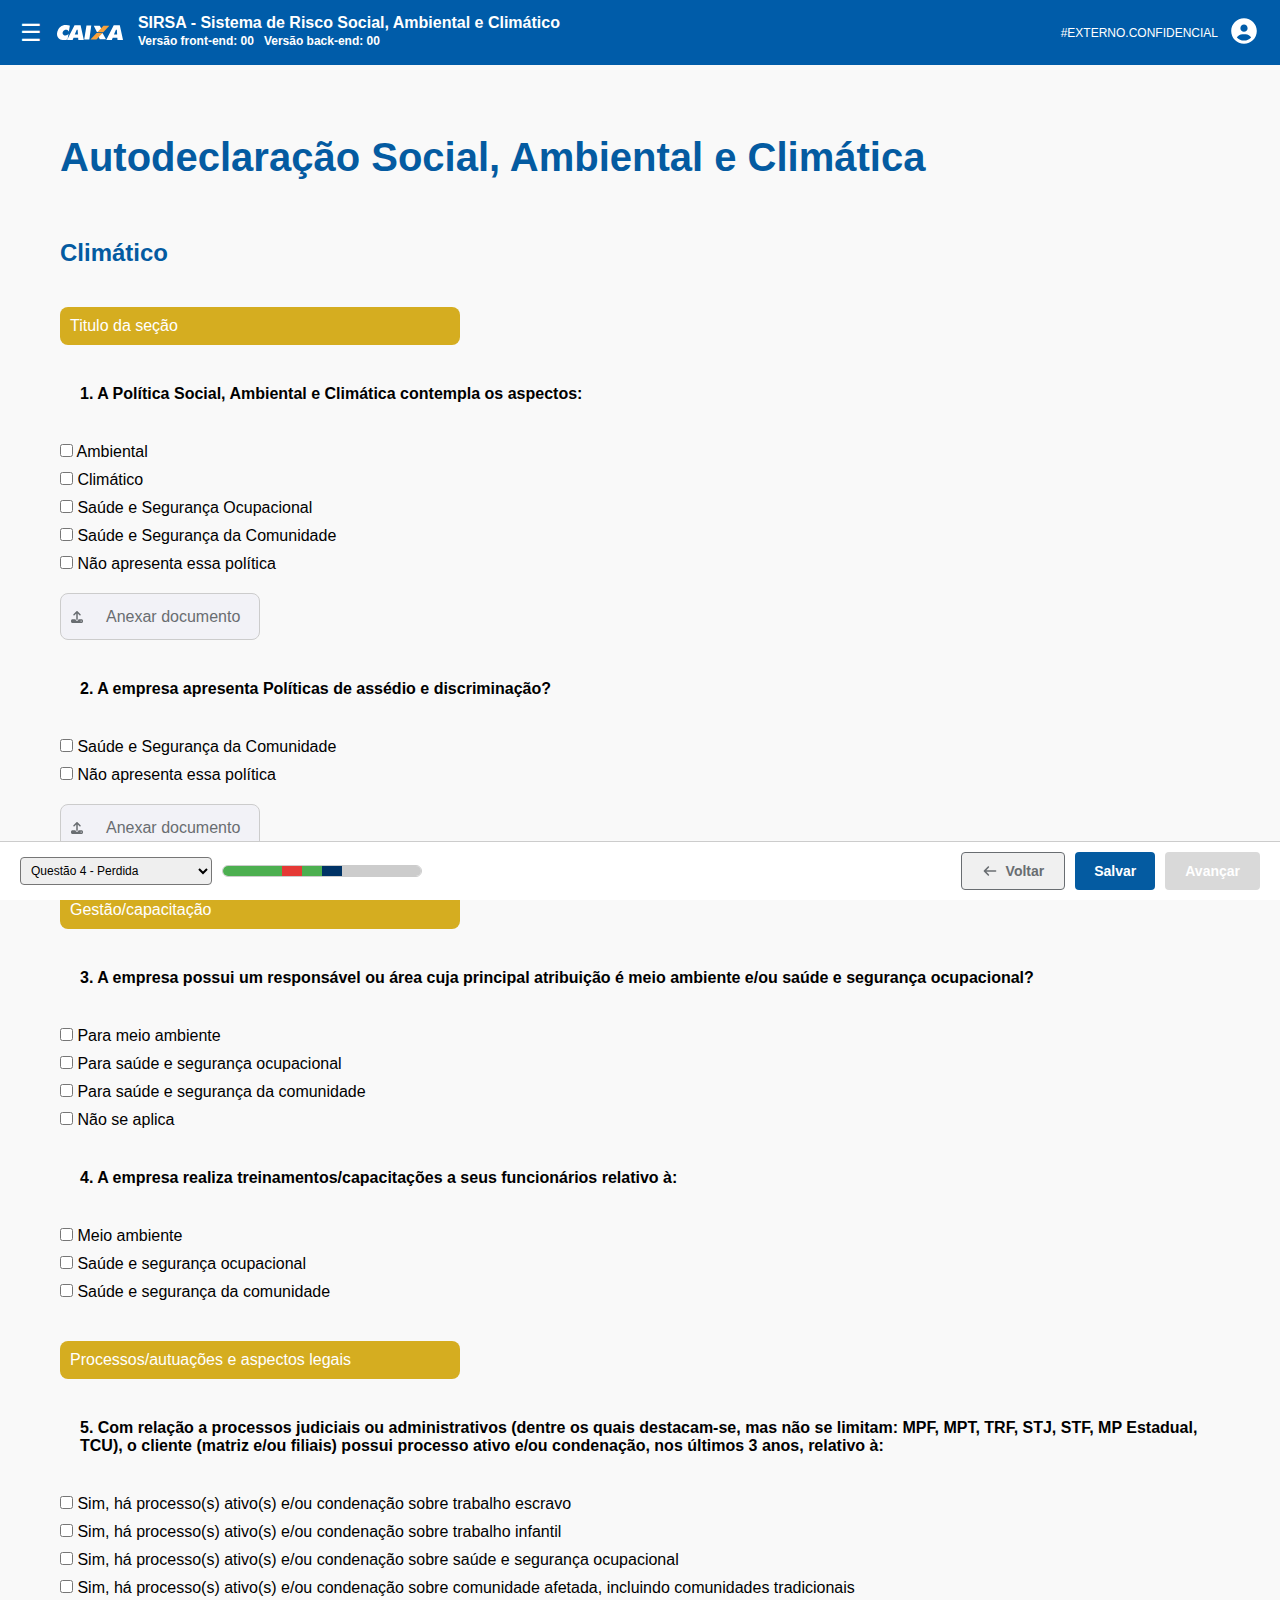
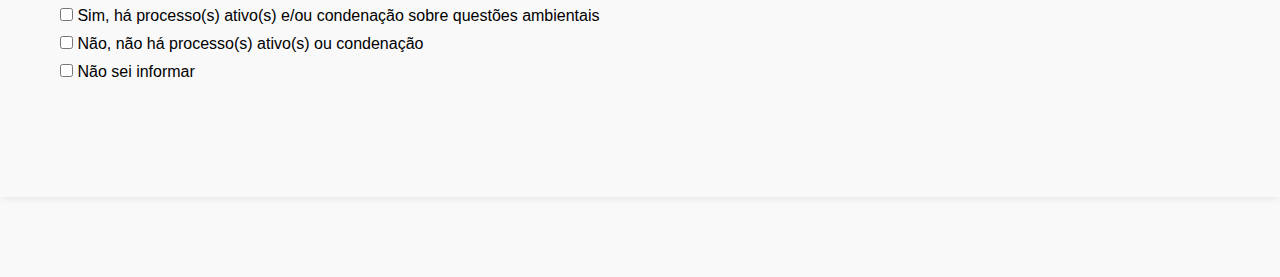
<file: 5-climaticos.html>
<!DOCTYPE html>
<html lang="pt-BR">
<head>
  <meta charset="UTF-8">
  <title>Autodeclaração Social, Ambiental e Climática</title>
  <link rel="stylesheet" href="estilos.css">
  <link rel="stylesheet" href="https://cdnjs.cloudflare.com/ajax/libs/font-awesome/6.5.0/css/all.min.css">


</head>
<body>
  
<header class="top-header">
  <div class="menu-logo">
    <div class="hamburger">☰</div>
    <img alt="Logo CAIXA" class="logo" src="Caixa-logo.svg" style="height:16px;" />
    <span class="sistema-nome">SIRSA - Sistema de Risco Social, Ambiental e Climático <p class="versao">Versão front-end: 00 &nbsp; Versão back-end: 00</p></span>
  </div>

  <div class="usuario-info">
    <span>#EXTERNO.CONFIDENCIAL</span>
    <div class="tooltip">
      
<img src="user-icon.svg" alt="Ícone do usuário" style="width:32px; height:32px;">

      <span class="tooltiptext">
        Nome: fulano.<br/>
        CPF: 000.000.000-50<br/>
        Empresa logada: Industrial S/A.<br/>
        Data: 27/07/2025.
      </span>
    </div>
  </div>
</header>



  <div class="container">
    <h1>Autodeclaração Social, Ambiental e Climática</h1>
    
<div id="content2" class="tab-content">
    <h2>Climático</h2>
      </div>


  
 <!-- Campo da questão 1-->
<div class="bloco">
  <div class="bloco-titulo-climaticos">Titulo da seção</div>
  <div class="pergunta">
   1. A Política Social, Ambiental e Climática contempla os aspectos:
  </div>

<div class="assertivas-container">
  <label class="assertiva">
    <input type="checkbox" name="questao1" value="A">
   Ambiental
  </label>
  <label class="assertiva">
    <input type="checkbox" name="questao1" value="B">
   Climático
  </label>
  <label class="assertiva">
    <input type="checkbox" name="questao1" value="C">
   Saúde e Segurança Ocupacional
  </label>
  <label class="assertiva">
    <input type="checkbox" name="questao1" value="D">
   Saúde e Segurança da Comunidade
  </label>
<label class="assertiva">
    <input type="checkbox" name="questao1" value="D">
  Não apresenta essa política
  </label>
</div>


<label class="upload">
    <span class="upload-icon"> <img alt="Anexar" class="logo" src="upload-solid.svg" style="height:12px;" /></span> Anexar documento
    <input type="file" name="documento">
  </label>

 <!-- Campo da questão 2-->

  <div class="pergunta">
2. A empresa apresenta Políticas de assédio e discriminação?
  </div>

<div class="assertivas-container">
  <label class="assertiva">
    <input type="checkbox" name="questao1" value="A">
    Saúde e Segurança da Comunidade
  </label>
  <label class="assertiva">
    <input type="checkbox" name="questao1" value="B">
    Não apresenta essa política
  </label>
  
</div>


<label class="upload">
    <span class="upload-icon"> <img alt="Anexar" class="logo" src="upload-solid.svg" style="height:12px;" /></span> Anexar documento
    <input type="file" name="documento">
  </label>


 <!-- Campo da questão 3-->
<div class="bloco-titulo-climaticos">Gestão/capacitação</div>
  <div class="pergunta">
3. A empresa possui um responsável ou área cuja principal atribuição é meio ambiente e/ou saúde e segurança ocupacional?
  </div>

<div class="assertivas-container">
  <label class="assertiva">
    <input type="checkbox" name="questao3" value="A">
    Para meio ambiente
  </label>
  <label class="assertiva">
    <input type="checkbox" name="questao3" value="B">
    Para saúde e segurança ocupacional
  </label>
<label class="assertiva">
    <input type="checkbox" name="questao3" value="C">
    Para saúde e segurança da comunidade
  </label>
<label class="assertiva">
    <input type="checkbox" name="questao3" value="D">
    Não se aplica
  </label>
  
</div>
<!--fim questão 3-->

 <!-- Campo da questão 4-->
  <div class="pergunta">
4. A empresa realiza treinamentos/capacitações a seus funcionários relativo à:
  </div>

<div class="assertivas-container">
  <label class="assertiva">
    <input type="checkbox" name="questao3" value="A">
    Meio ambiente
  </label>
  <label class="assertiva">
    <input type="checkbox" name="questao3" value="B">
    Saúde e segurança ocupacional
  </label>
<label class="assertiva">
    <input type="checkbox" name="questao3" value="C">
    Saúde e segurança da comunidade
  </label>
  
</div>
<!--fim questão 4-->

 <!-- Campo da questão 5-->
<div class="bloco-titulo-climaticos">Processos/autuações e aspectos legais</div>
  <div class="pergunta" >
5. Com relação a processos judiciais ou administrativos (dentre os quais destacam-se, mas não se limitam: MPF, MPT, TRF, STJ, STF, MP Estadual, TCU), o cliente (matriz e/ou filiais) possui processo ativo e/ou condenação, nos últimos 3 anos, relativo à: 
  </div>

<div class="assertivas-container">
  <label class="assertiva">
    <input type="checkbox" name="questao3" value="A">
    Sim, há processo(s) ativo(s) e/ou condenação sobre trabalho escravo
  </label>
  <label class="assertiva">
    <input type="checkbox" name="questao3" value="B">
    Sim, há processo(s) ativo(s) e/ou condenação sobre trabalho infantil
  </label>
<label class="assertiva">
    <input type="checkbox" name="questao3" value="C">
    Sim, há processo(s) ativo(s) e/ou condenação sobre saúde e segurança ocupacional
  </label>
<label class="assertiva">
    <input type="checkbox" name="questao3" value="D">
    Sim, há processo(s) ativo(s) e/ou condenação sobre comunidade afetada, incluindo comunidades tradicionais
  </label>
  <label class="assertiva">
    <input type="checkbox" name="questao3" value="D">
    Sim, há processo(s) ativo(s) e/ou condenação sobre questões ambientais
  </label>
<label class="assertiva">
    <input type="checkbox" name="questao3" value="D">
    Não, não há processo(s) ativo(s) ou condenação
  </label>
<label class="assertiva">
    <input type="checkbox" name="questao3" value="D">
    Não sei informar
  </label>

</div><br>
<!--fim questão 5-->

<br>

</div>

  
  </div>



<!--Barra de progresso no rodapé
<div class="botoes-flutuantes">



  <button class="btn-voltar-flutuante" onclick="history.back()">← Voltar</button>
  <button class="btn-avancar" id="btnAvancar" disabled>Salvar e avançar</button>
</div>-->




<!-- Rodapé antigo
<footer class="footer">
  <div class="footer-left">
    <select>
      <option>Para...</option>
      <option>Opção 1</option>

    </select>
<div class="progress-bar-container">
    <div id="progressAnswered" class="progress-answered" style="width: 10%;"></div>
    <div id="progressMissing" class="progress-missing" style="width: 10%;"></div>
    <div id="progressPending" class="progress-pending" style="width: 100%;"></div>
  
  </div>
  <div class="footer-right">
  <button class="btn-back" onclick="history.back()">← Voltar</button>
  <button class="btn-next" id="btnAvancar" disabled>Salvar e avançar</button>


  </div>
</footer>
-->

<footer>
  <div class="progress-container">
    <select id="questoesSelect" class="questoes-select"></select>
    <div id="progressBar" class="progress-bar"></div>
  </div>
 
  <div class="buttons">

    <button class="button btn-voltare"onclick="history.back()"><img src="arrow-left.svg" alt="Voltar" class="icon-left" />Voltar</button>
    <button class="button btn-salvar">Salvar</button>
    <button class="button btn-avancar" id="btnAvancar">Avançar</button>

<script>
  const btnAvancar = document.getElementById('btnAvancar');
  let clicado = false;

  btnAvancar.addEventListener('click', () => {
    if (!clicado) {
      btnAvancar.classList.add('amarelo');
      clicado = true;
    } else {
      window.location.href = '6-documentos.html'; // substitua pelo destino real
    }
  });
</script>

  </div>
</footer>



<script>
  const questoes = [{'id': 1, 'status': 'preenchida'}, {'id': 2, 'status': 'preenchida'}, {'id': 3, 'status': 'preenchida'}, {'id': 4, 'status': 'perdida'}, {'id': 5, 'status': 'preenchida'}, {'id': 6, 'status': 'em-preenchimento'}, {'id': 7, 'status': 'nao-preenchida'}, {'id': 8, 'status': 'nao-preenchida'}, {'id': 9, 'status': 'nao-preenchida'}, {'id': 10, 'status': 'nao-preenchida'}];

  const statusLabel = {
    'preenchida': 'OK',
    'em-preenchimento': 'Respondendo',
    'perdida': 'Perdida',
    'nao-preenchida': 'Não preenchida'
  };

  const statusColors = {
    'preenchida': '#4CAF50',
    'em-preenchimento': '#003366',
    'perdida': '#e53935',
    'nao-preenchida': '#ccc'
  };

  const select = document.getElementById('questoesSelect');
  const progressBar = document.getElementById('progressBar');

  function gerarSelectEDominio() {
    select.innerHTML = '';
    progressBar.innerHTML = '';

    questoes.forEach(q => {
      const option = document.createElement('option');
      option.textContent = `Questão ${q.id} - ${statusLabel[q.status]}`;
      option.style.backgroundColor = statusColors[q.status];
      if (q.status === 'em-preenchimento' || q.status === 'perdida') {
        option.style.color = '#fff';
      }
      if (q.status === 'perdida') {
        option.selected = true;
      }
      select.appendChild(option);

      const span = document.createElement('span');
      span.className = q.status;
      progressBar.appendChild(span);
    });
  }

  gerarSelectEDominio();
</script>

</body>
</html>
</file>
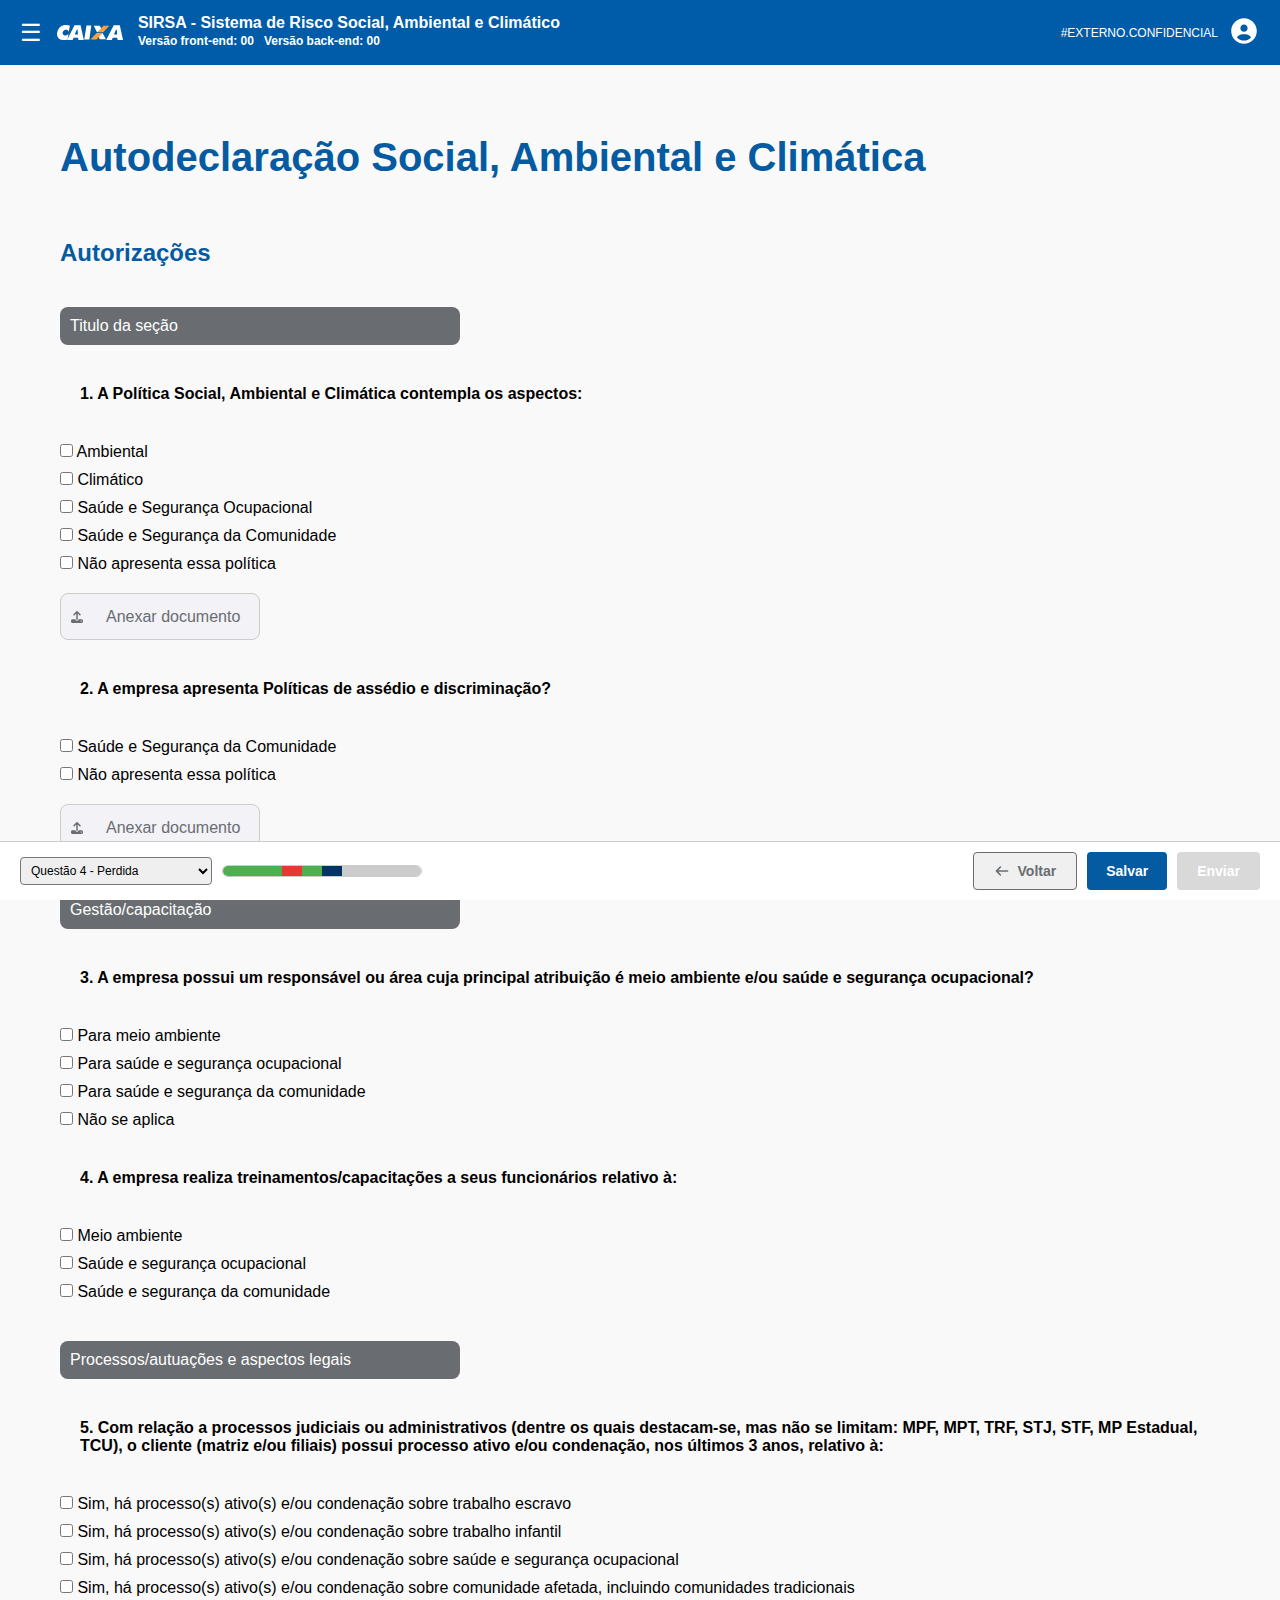
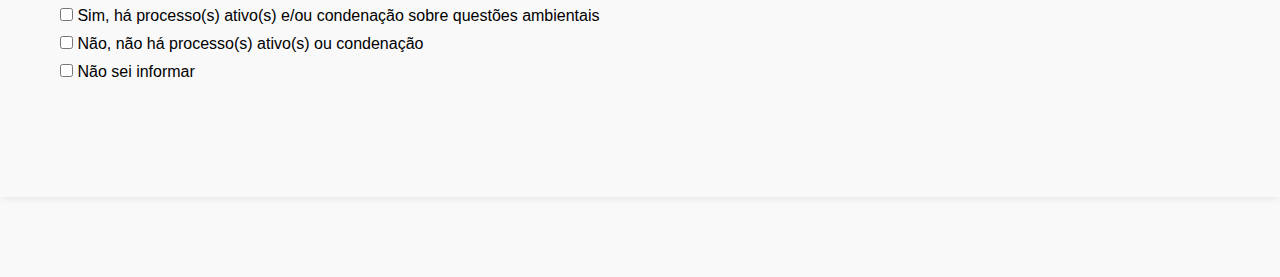
<file: 6-documentos.html>
<!DOCTYPE html>
<html lang="pt-BR">
<head>
  <meta charset="UTF-8">
  <title>Autodeclaração Social, Ambiental e Climática</title>
  <link rel="stylesheet" href="estilos.css">
  <link rel="stylesheet" href="https://cdnjs.cloudflare.com/ajax/libs/font-awesome/6.5.0/css/all.min.css">


</head>
<body>
  
<header class="top-header">
  <div class="menu-logo">
    <div class="hamburger">☰</div>
    <img alt="Logo CAIXA" class="logo" src="Caixa-logo.svg" style="height:16px;" />
    <span class="sistema-nome">SIRSA - Sistema de Risco Social, Ambiental e Climático <p class="versao">Versão front-end: 00 &nbsp; Versão back-end: 00</p></span>
  </div>

  <div class="usuario-info">
    <span>#EXTERNO.CONFIDENCIAL</span>
    <div class="tooltip">
      
<img src="user-icon.svg" alt="Ícone do usuário" style="width:32px; height:32px;">

      <span class="tooltiptext">
        Nome: fulano.<br/>
        CPF: 000.000.000-50<br/>
        Empresa logada: Industrial S/A.<br/>
        Data: 27/07/2025.
      </span>
    </div>
  </div>
</header>



  <div class="container">
    <h1>Autodeclaração Social, Ambiental e Climática</h1>
    
<div id="content2" class="tab-content">
    <h2>Autorizações</h2>
      </div>


  
 <!-- Campo da questão 1-->
<div class="bloco">
  <div class="bloco-titulo-autorizacoes">Titulo da seção</div>
  <div class="pergunta">
   1. A Política Social, Ambiental e Climática contempla os aspectos:
  </div>

<div class="assertivas-container">
  <label class="assertiva">
    <input type="checkbox" name="questao1" value="A">
   Ambiental
  </label>
  <label class="assertiva">
    <input type="checkbox" name="questao1" value="B">
   Climático
  </label>
  <label class="assertiva">
    <input type="checkbox" name="questao1" value="C">
   Saúde e Segurança Ocupacional
  </label>
  <label class="assertiva">
    <input type="checkbox" name="questao1" value="D">
   Saúde e Segurança da Comunidade
  </label>
<label class="assertiva">
    <input type="checkbox" name="questao1" value="D">
  Não apresenta essa política
  </label>
</div>


<label class="upload">
    <span class="upload-icon"> <img alt="Anexar" class="logo" src="upload-solid.svg" style="height:12px;" /></span> Anexar documento
    <input type="file" name="documento">
  </label>

 <!-- Campo da questão 2-->

  <div class="pergunta">
2. A empresa apresenta Políticas de assédio e discriminação?
  </div>

<div class="assertivas-container">
  <label class="assertiva">
    <input type="checkbox" name="questao1" value="A">
    Saúde e Segurança da Comunidade
  </label>
  <label class="assertiva">
    <input type="checkbox" name="questao1" value="B">
    Não apresenta essa política
  </label>
  
</div>


<label class="upload">
    <span class="upload-icon"> <img alt="Anexar" class="logo" src="upload-solid.svg" style="height:12px;" /></span> Anexar documento
    <input type="file" name="documento">
  </label>


 <!-- Campo da questão 3-->
<div class="bloco-titulo-autorizacoes">Gestão/capacitação</div>
  <div class="pergunta">
3. A empresa possui um responsável ou área cuja principal atribuição é meio ambiente e/ou saúde e segurança ocupacional?
  </div>

<div class="assertivas-container">
  <label class="assertiva">
    <input type="checkbox" name="questao3" value="A">
    Para meio ambiente
  </label>
  <label class="assertiva">
    <input type="checkbox" name="questao3" value="B">
    Para saúde e segurança ocupacional
  </label>
<label class="assertiva">
    <input type="checkbox" name="questao3" value="C">
    Para saúde e segurança da comunidade
  </label>
<label class="assertiva">
    <input type="checkbox" name="questao3" value="D">
    Não se aplica
  </label>
  
</div>
<!--fim questão 3-->

 <!-- Campo da questão 4-->
  <div class="pergunta">
4. A empresa realiza treinamentos/capacitações a seus funcionários relativo à:
  </div>

<div class="assertivas-container">
  <label class="assertiva">
    <input type="checkbox" name="questao3" value="A">
    Meio ambiente
  </label>
  <label class="assertiva">
    <input type="checkbox" name="questao3" value="B">
    Saúde e segurança ocupacional
  </label>
<label class="assertiva">
    <input type="checkbox" name="questao3" value="C">
    Saúde e segurança da comunidade
  </label>
  
</div>
<!--fim questão 4-->

 <!-- Campo da questão 5-->
<div class="bloco-titulo-autorizacoes">Processos/autuações e aspectos legais</div>
  <div class="pergunta" >
5. Com relação a processos judiciais ou administrativos (dentre os quais destacam-se, mas não se limitam: MPF, MPT, TRF, STJ, STF, MP Estadual, TCU), o cliente (matriz e/ou filiais) possui processo ativo e/ou condenação, nos últimos 3 anos, relativo à: 
  </div>

<div class="assertivas-container">
  <label class="assertiva">
    <input type="checkbox" name="questao3" value="A">
    Sim, há processo(s) ativo(s) e/ou condenação sobre trabalho escravo
  </label>
  <label class="assertiva">
    <input type="checkbox" name="questao3" value="B">
    Sim, há processo(s) ativo(s) e/ou condenação sobre trabalho infantil
  </label>
<label class="assertiva">
    <input type="checkbox" name="questao3" value="C">
    Sim, há processo(s) ativo(s) e/ou condenação sobre saúde e segurança ocupacional
  </label>
<label class="assertiva">
    <input type="checkbox" name="questao3" value="D">
    Sim, há processo(s) ativo(s) e/ou condenação sobre comunidade afetada, incluindo comunidades tradicionais
  </label>
  <label class="assertiva">
    <input type="checkbox" name="questao3" value="D">
    Sim, há processo(s) ativo(s) e/ou condenação sobre questões ambientais
  </label>
<label class="assertiva">
    <input type="checkbox" name="questao3" value="D">
    Não, não há processo(s) ativo(s) ou condenação
  </label>
<label class="assertiva">
    <input type="checkbox" name="questao3" value="D">
    Não sei informar
  </label>

</div><br>
<!--fim questão 5-->

<br>

</div>

  
  </div>



<!--Barra de progresso no rodapé
<div class="botoes-flutuantes">



  <button class="btn-voltar-flutuante" onclick="history.back()">← Voltar</button>
  <button class="btn-avancar" id="btnAvancar" disabled>Salvar e avançar</button>
</div>-->




<!-- Rodapé antigo
<footer class="footer">
  <div class="footer-left">
    <select>
      <option>Para...</option>
      <option>Opção 1</option>

    </select>
<div class="progress-bar-container">
    <div id="progressAnswered" class="progress-answered" style="width: 10%;"></div>
    <div id="progressMissing" class="progress-missing" style="width: 10%;"></div>
    <div id="progressPending" class="progress-pending" style="width: 100%;"></div>
  
  </div>
  <div class="footer-right">
  <button class="btn-back" onclick="history.back()">← Voltar</button>
  <button class="btn-next" id="btnAvancar" disabled>Salvar e avançar</button>


  </div>
</footer>
-->

<footer>
  <div class="progress-container">
    <select id="questoesSelect" class="questoes-select"></select>
    <div id="progressBar" class="progress-bar"></div>
  </div>
 
  <div class="buttons">

    <button class="button btn-voltare"onclick="history.back()"><img src="arrow-left.svg" alt="Voltar" class="icon-left" />Voltar</button>
    <button class="button btn-salvar">Salvar</button>
    <button class="button btn-avancar" id="submitBtn">Enviar</button>
 
  <!-- Modal -->
  <div class="modal-overlay" id="modalOverlay">
    <div class="modal">
      <div class="modal-header">
        Enviar formulário
        <span class="modal-close" id="closeModal">&times;</span>
      </div>
      <div class="modal-body">
        Você confirma a veracidade das informações declaradas?
      </div>
      <div class="modal-footer">
        <button id="confirmBtn">Confirmar</button>
      </div>
    </div>
  </div>

  <script>

document.addEventListener('DOMContentLoaded', () => {
  const submitBtn = document.getElementById('submitBtn');
  const modalOverlay = document.getElementById('modalOverlay');
  const closeModal = document.getElementById('closeModal');
  const confirmBtn = document.getElementById('confirmBtn');

  let clickCount = 0;

  submitBtn.addEventListener('click', () => {
    clickCount++;
    if (clickCount === 1) {
      submitBtn.style.backgroundColor = '#DC7902';
      submitBtn.style.color = '#fff';
    } else if (clickCount === 2) {
      modalOverlay.style.display = 'flex';
    }
  });

  closeModal.addEventListener('click', () => {
    modalOverlay.style.display = 'none';
    clickCount = 1; // Volta para o estado do botão amarelo
  });

  modalOverlay.addEventListener('click', (e) => {
    if (e.target === modalOverlay) {
      modalOverlay.style.display = 'none';
      clickCount = 1;
    }
  });

  confirmBtn.addEventListener('click', () => {
    modalOverlay.style.display = 'none';

    // Substitui o botão "Enviar" por "Baixar PDF"
    const downloadBtn = document.createElement('button');
    downloadBtn.textContent = 'Baixar PDF';
    downloadBtn.className = 'button btn-baixar';
    downloadBtn.style.backgroundColor = '#007BFF';
    downloadBtn.style.color = '#fff';
    downloadBtn.style.padding = '10px 20px';
    downloadBtn.style.border = 'none';
    downloadBtn.style.borderRadius = '5px';
    downloadBtn.style.cursor = 'pointer';
    downloadBtn.style.marginTop = '10px';

    submitBtn.replaceWith(downloadBtn);

    // Aqui você pode adicionar a lógica de geração ou download do PDF futuramente
    downloadBtn.addEventListener('click', () => {
      alert('PDF será gerado e baixado aqui.');
      // Exemplo: window.location.href = 'caminho/para/pdf';
    });
  });
});

  </script>

  </div>
</footer>



<script>
  const questoes = [{'id': 1, 'status': 'preenchida'}, {'id': 2, 'status': 'preenchida'}, {'id': 3, 'status': 'preenchida'}, {'id': 4, 'status': 'perdida'}, {'id': 5, 'status': 'preenchida'}, {'id': 6, 'status': 'em-preenchimento'}, {'id': 7, 'status': 'nao-preenchida'}, {'id': 8, 'status': 'nao-preenchida'}, {'id': 9, 'status': 'nao-preenchida'}, {'id': 10, 'status': 'nao-preenchida'}];

  const statusLabel = {
    'preenchida': 'OK',
    'em-preenchimento': 'Respondendo',
    'perdida': 'Perdida',
    'nao-preenchida': 'Não preenchida'
  };

  const statusColors = {
    'preenchida': '#4CAF50',
    'em-preenchimento': '#003366',
    'perdida': '#e53935',
    'nao-preenchida': '#ccc'
  };

  const select = document.getElementById('questoesSelect');
  const progressBar = document.getElementById('progressBar');

  function gerarSelectEDominio() {
    select.innerHTML = '';
    progressBar.innerHTML = '';

    questoes.forEach(q => {
      const option = document.createElement('option');
      option.textContent = `Questão ${q.id} - ${statusLabel[q.status]}`;
      option.style.backgroundColor = statusColors[q.status];
      if (q.status === 'em-preenchimento' || q.status === 'perdida') {
        option.style.color = '#fff';
      }
      if (q.status === 'perdida') {
        option.selected = true;
      }
      select.appendChild(option);

      const span = document.createElement('span');
      span.className = q.status;
      progressBar.appendChild(span);
    });
  }

  gerarSelectEDominio();
</script>

</body>
</html>
</file>
<file: estilos.css>
@font-face {
            font-family: 'Futura';
            src: url('Futura.woff') format('woff');
            font-weight: normal;
            font-style: normal;
        }
body {
  font-family: Futura, Arial, sans-serif;
  background-color: #f9f9f9;
  margin: 0;
  padding-top: 65px;
}

.top-header {
  position: fixed;
  top: 0;
  width: 100%;
  height: 65px;
  background-color: #005CA9;
  color: white;
  display: flex;
  justify-content: space-between;
  align-items: center;
  padding: 0 20px;
  z-index: 1000;
}

.menu-logo {
  display: flex;
  align-items: center;
}

.hamburger {
  font-size: 24px;
  margin-right: 15px;
  cursor: pointer;
}

.logo {
  height: 16px;
  margin-right: 15px;
}

.sistema-nome {
  font-weight: bold;
  font-size: 16px;
}

.usuario-info {
  display: flex;
  align-items: center;
  gap: 10px;
  font-size: 12px;
}


.user-icon {
   display: flex;
    right: 20px;
  top: 50%;
  transform: translateY(50%);
  font-size: 12px;
}


.versao {
  font-size: 12px;
  font-weight: regular;
  margin: 0;
  color: #fff;
}


.tooltip {
  position: relative;
  display: inline-block;
  cursor: pointer;
}

.tooltip .tooltiptext {
  visibility: hidden;
  width: 220px;
  background-color: #ffffff;
  color: #000;
  text-align: left;
  border-radius: 6px;
  padding: 10px;
  position: absolute;
  z-index: 1;
  top: 125%;
  right: 0;
  box-shadow: 0px 0px 10px rgba(0,0,0,0.2);
  font-size: 13px;
}

.tooltip:hover .tooltiptext {
  visibility: visible;
}

.container {
  min-height: 50px; /* Garante um tamanho mínimo */
  min-width: 100px; /* Garante um tamanho mínimo */
  margin: auto;
  padding: 60px;
  box-shadow: 0 0 10px rgba(0,0,0,0.1);
}


h1 {
  font-size: 40px;
  font-weight: 900; /* ou bold */
  color: #045BA1;
  line-height: 1.6;
  background-color: #f9f9f9;
  margin-bottom: 50px;
  padding: 0;
}

h1, h2 {
  color: #045BA1;
}
h3 {
  color: #045BA1;
}


p {
  margin-bottom: 10px;
  line-height: 1.6;
}

.table-responsive {
  overflow-x: auto;
}

table {
  font-size: 16px;
  font-weight: normal;
  color: #27282A;
  width: 100%;
  border-collapse: collapse;
  margin-top: 20px;
  min-width: 744px;
}

thead {
  background-color: #e0e0e0;
}

th, td {
  padding: 12px;
  border: 1px solid #ccc;
  text-align: left;
}

button {
  padding: 10px 20px;
  color: white;
  border: none;
  border-radius: 4px;
  cursor: pointer;
}


.btn-responder {
  background-color: #DC7902;
  padding: 10px 20px;

}

.btn-responder:hover {
  background-color: #F28502;
  padding: 10px 20px;

}

.btn-atualizar {
  background-color: #045BA1;
  padding: 10px 20px;

}

.botoes-flutuantes {
  position: fixed;
  bottom: 0;
  right: 0;
  width: 100%;
  display: flex;
  justify-content: flex-end;
  gap: 10px;
  padding: 15px 30px;
  background-color: #ffffff;
  box-shadow: 0 -2px 8px rgba(0, 0, 0, 0.1);
  z-index: 999;
}

.btn-voltar-flutuante {
  background-color: #045BA1;
  color: white;
  border: none;
  padding: 10px 20px;
  border-radius: 4px;
  font-size: 16px;
  cursor: pointer;
}

.btn-avancar {
  background-color: #D9D9D9;
  color: white;
  border: none;
  padding: 10px 20px;
  border-radius: 4px;
  font-size: 16px;
  cursor: not-allowed;
}

.btn-avancar.ativo {
  background-color: #DC7902;
  cursor: pointer;
}


.btn-atualizar:hover {
  background-color: #026DC3;
  padding: 10px 20px;
}

.voltar-wrapper {
  height: 40px;
  display: flex;
  align-items: center;
  padding-left: 20px;
  margin-top: 65px; /* compensa o header fixo */
}

.btn-voltar {
  background: none;
  border: none;
  color: #045BA1;
  font-size: 16px;
  cursor: pointer;
  display: none; /* oculto por padrão */
}


/* Abas */
/*
.tabs {
  margin-top: 20px;
  margin-bottom: 20px;
  display: flex;
  justify-content: center;
  background: #f1f1f1;
  border-bottom: 2px solid #ccc;

}

.tabs input[type="radio"] {
  display: none;
}

.tabs label {
  padding: 14px 20px;
  cursor: pointer;
  font-weight: bold;
  transition: background 0.3s;
  color: #333;
}

.tabs label:hover {
  background: #ddd;
}

.tabs input[type="radio"]:checked + label {
  background: #005CA9;
  color: white;
}

.tab-content {
  display: none;
  padding: 20px;
}

#tab1:checked ~ #content1,
#tab2:checked ~ #content2,
#tab3:checked ~ #content3,
#tab4:checked ~ #content4 {
  display: block;
}

*/

.progress-bar-container {
      background: #D9D9D9;
      justify-content: flex-start;
      width: 50%;
      height: 20px;
      border-radius: 10px;
      overflow: hidden;
      margin-top: 30px;
      margin-bottom: 20px;
    }

    .progress-answered {
      height: 100%;
      background: #56B8A9;
      float: left;
    }

    .progress-missing {
      height: 100%;
      background: #A80101;
      float: left;
    }

    .progress-pending {
      height: 100%;
      background: #D9D9D9;
      float: left;
    }

    .question-selector {
      margin-top: 10px;
      font-size: 12px;
    }

    select {
      padding: 5px;
      font-size: 12px;
    }


    }

    .bloco {
      width: 400px;
      border-radius: 4px;
      overflow: hidden;
    }

    .bloco-titulo-transversais {
      background-color: #2257AD;
      width: 400px;
      margin-top:40px;
      margin-bottom: 10px;
      color: #fff;
      border-radius: 8px;
      font-size: 12pt;
      padding: 10px;
    }
    .bloco-titulo-sociais {
      background-color: #A80101;
      width: 400px;
      margin-top:40px;
      margin-bottom: 10px;
      color: #fff;
      border-radius: 8px;
      font-size: 12pt;
      padding: 10px;
    }

    .bloco-titulo-ambientais {
      background-color: #006805;
      width: 400px;
      margin-top:40px;
      margin-bottom: 10px;
      color: #fff;
      border-radius: 8px;
      font-size: 12pt;
      padding: 10px;
    }
    .bloco-titulo-climaticos {
      background-color: #D5AD20;
      width: 400px;
      margin-top:40px;
      margin-bottom: 10px;
      color: #fff;
      border-radius: 8px;
      font-size: 12pt;
      padding: 10px;
    }
    .bloco-titulo-autorizacoes {
      background-color: #696D71;
      width: 400px;
      margin-top:40px;
      margin-bottom: 10px;
      color: #fff;
      border-radius: 8px;
      font-size: 12pt;
      padding: 10px;
    }

    .pergunta {
      font-weight: bold;
      font-size: 12pt;
      padding: 20px;
      margin-top: 20px;
      margin-bottom: 20px;
    }


.assertivas-container {
  display: flex;
  flex-direction: column; /* ou row, se quiser lado a lado */
  gap: 10px;
  margin-bottom: 20px;
}


    .opcoes {
      font-size: 12pt;
      padding: 0 10px 10px 10px
      background-color: #none;
      padding: 10px 10px;
      border-radius: 8px;
      gap: 60px; /* espaçamento entre assertivas */
      cursor: pointer;
      flex: 1 1 10%; /* ajusta largura mínima e flexibilidade */
      min-width: 150px;
      padding: 20px;
      margin-bottom: 40px;

    }

    .opcoes label {
       display: flex;
       justify-content: space-between; /* ou 'center' ou 'start' */
       flex-wrap: wrap; /* permite quebrar linha se necessário */
       gap: 60px; /* espaçamento entre assertivas */
       margin-top: 20px;
      padding: 20px;
      margin-bottom: 20px;

    }

    .upload {
      background-color: #F2F2F7;
      color: #696D71;
      font-size: 12pt;
      padding: 10px;
      display: flex;
      align-items: center;
      gap: 8px;
      cursor: pointer;
      border: 1px solid #ccc;
      margin-top: 20px;
      border-radius: 8px;
      max-width: 200px;
      text-align: left;
    }

    .upload input[type="file"] {
      display: none;
      max-width: 200px;
      margin: 0 auto;
      padding: 40px;

    }

    .upload-icon {
      font-size: 16pt;
    }


<!--Versão -->
.footer {
  display: flex;
  justify-content: space-between;
  align-items: center;
  padding: 12px 24px;
  position: fixed;
  bottom: 0;
  width: 100%;
  background-color: #fff;
  box-shadow: 0 -1px 5px rgba(0, 0, 0, 0.1);
}

.footer-left,
.footer-right {
  display: flex;
  align-items: center;
  gap: 10px;
}

.btn-back {
  background-color: #045BA1;
  color: white;
  border: none;
  padding: 8px 16px;
  cursor: pointer;
}

.btn-next {
  background-color: #ccc;
  color: black;
  border: none;
  padding: 8px 16px;
  cursor: pointer;
}



* {
      box-sizing: border-box;
      margin: 0;
      padding: 0;
    }
 
    body {
      font-family: Arial, sans-serif;
      padding-bottom: 80px;
    }
 
    footer {
      position: fixed;
      bottom: 0;
      width: 100%;
      background-color: #fff;
      border-top: 1px solid #ccc;
      display: flex;
      justify-content: space-between;
      align-items: center;
      padding: 10px 20px;
      z-index: 1000;
      flex-wrap: wrap;
    }
 
    .progress-container {
      display: flex;
      align-items: center;
      gap: 10px;
      flex-wrap: wrap;
    }
 
    .questoes-select {
      height: 28px;
      border-radius: 4px;
      border-color: 696D71;
      font-size: 12px;
      padding: 2px 6px;
    }
 
    .progress-bar {
      display: flex;
      height: 12px;
      border-radius: 8px;
      overflow: hidden;
      width: 200px;
      border: 1px solid #ccc;
    }
 
    .progress-bar span {
      flex: 1;
    }
 
    .preenchida { background-color: #4CAF50; }
    .em-preenchimento { background-color: #003366; }
    .perdida { background-color: #e53935; }
    .nao-preenchida { background-color: #ccc; }
 
    .buttons {
      display: flex;
      gap: 10px;
      flex-wrap: wrap;
    }
 
    .button {
      padding: 8px 16px;
      border-radius: 4px;
      font-weight: bold;
      font-size: 14px;
      border: none;
      cursor: pointer;
      min-width: 80px;
    }
 
.btn-voltare {
  background-color: #f0f0f0;
  color: #696D71;
  border: 1px solid #696D71;
  display: flex;           /* Alinha ícone e texto lado a lado */
  align-items: center;     /* Centraliza verticalmente */
  gap: 8px;                /* Espaço entre ícone e texto */
  padding: 10px 20px;
  border-radius: 4px;
  font-size: 14px;
  cursor: pointer;
}

.icon-left {
  width: 16px;
  height: 16px;
}

 

    .btn-salvar {
      background-color: #045BA1;
      color: #fff;
    }
 
    .btn-avancar {
  background-color: #D9D9D9;
  color: white;
  border: none;
  padding: 10px 20px;
  border-radius: 4px;
  font-size: 14px;
  cursor: pointer;
}

.btn-avancar.amarelo {
  background-color: #DC7902; /* amarelo/laranja */
}


    }
 
    /* Botão inicial */
    .submitBtn {
      background-color: #D9D9D9;
      color: #fff;
      padding: 12px 24px;
      border: none;
      border-radius: 4px;
      cursor: pointer;
      font-size: 16px;
    }
 
    /* Overlay escuro */
    .modal-overlay {
      display: none;
      position: fixed;
      top: 0; left: 0; right: 0; bottom: 0;
      background-color: rgba(0, 0, 0, 0.5);
      justify-content: center;
      align-items: center;
      z-index: 1000;
    }
 
    /* Modal */
    .modal {
      background-color: #fff;
      width: 400px;
      border-radius: 4px;
      overflow: hidden;
      position: relative;
      padding: 0;
    }
 
    /* Topo azul */
    .modal-header {
      background-color: #045BA1;
      color: white;
      height: 40px;
      display: flex;
      justify-content: center;
      align-items: center;
      font-size: 14px;
      font-weight: bold;
      position: relative;
    }
 
    /* Ícone fechar (X) */
    .modal-close {
      position: absolute;
      right: 8px;
      top: 8;
      cursor: pointer;
      font-size: 28px;
    }
 
    /* Corpo do modal */
    .modal-body {
      padding: 20px;
      font-size: 14px;
    }
 
    /* Botão de confirmação */
    .modal-footer {
      display: flex;
      justify-content: flex-end;
      padding: 0 20px 20px 20px;
    }
 
    .modal-footer button {
      padding: 10px 20px;
      background-color: #DC7902;
      color: #fff;
      border: none;
      border-radius: 4px;
      cursor: pointer;
    }

 
    @media (max-width: 600px) {
      footer {
        flex-direction: column;
        align-items: flex-start;
        gap: 10px;
      }
 
      .buttons {
        justify-content: flex-end;
        width: 100%;
      }
    }
</file>
